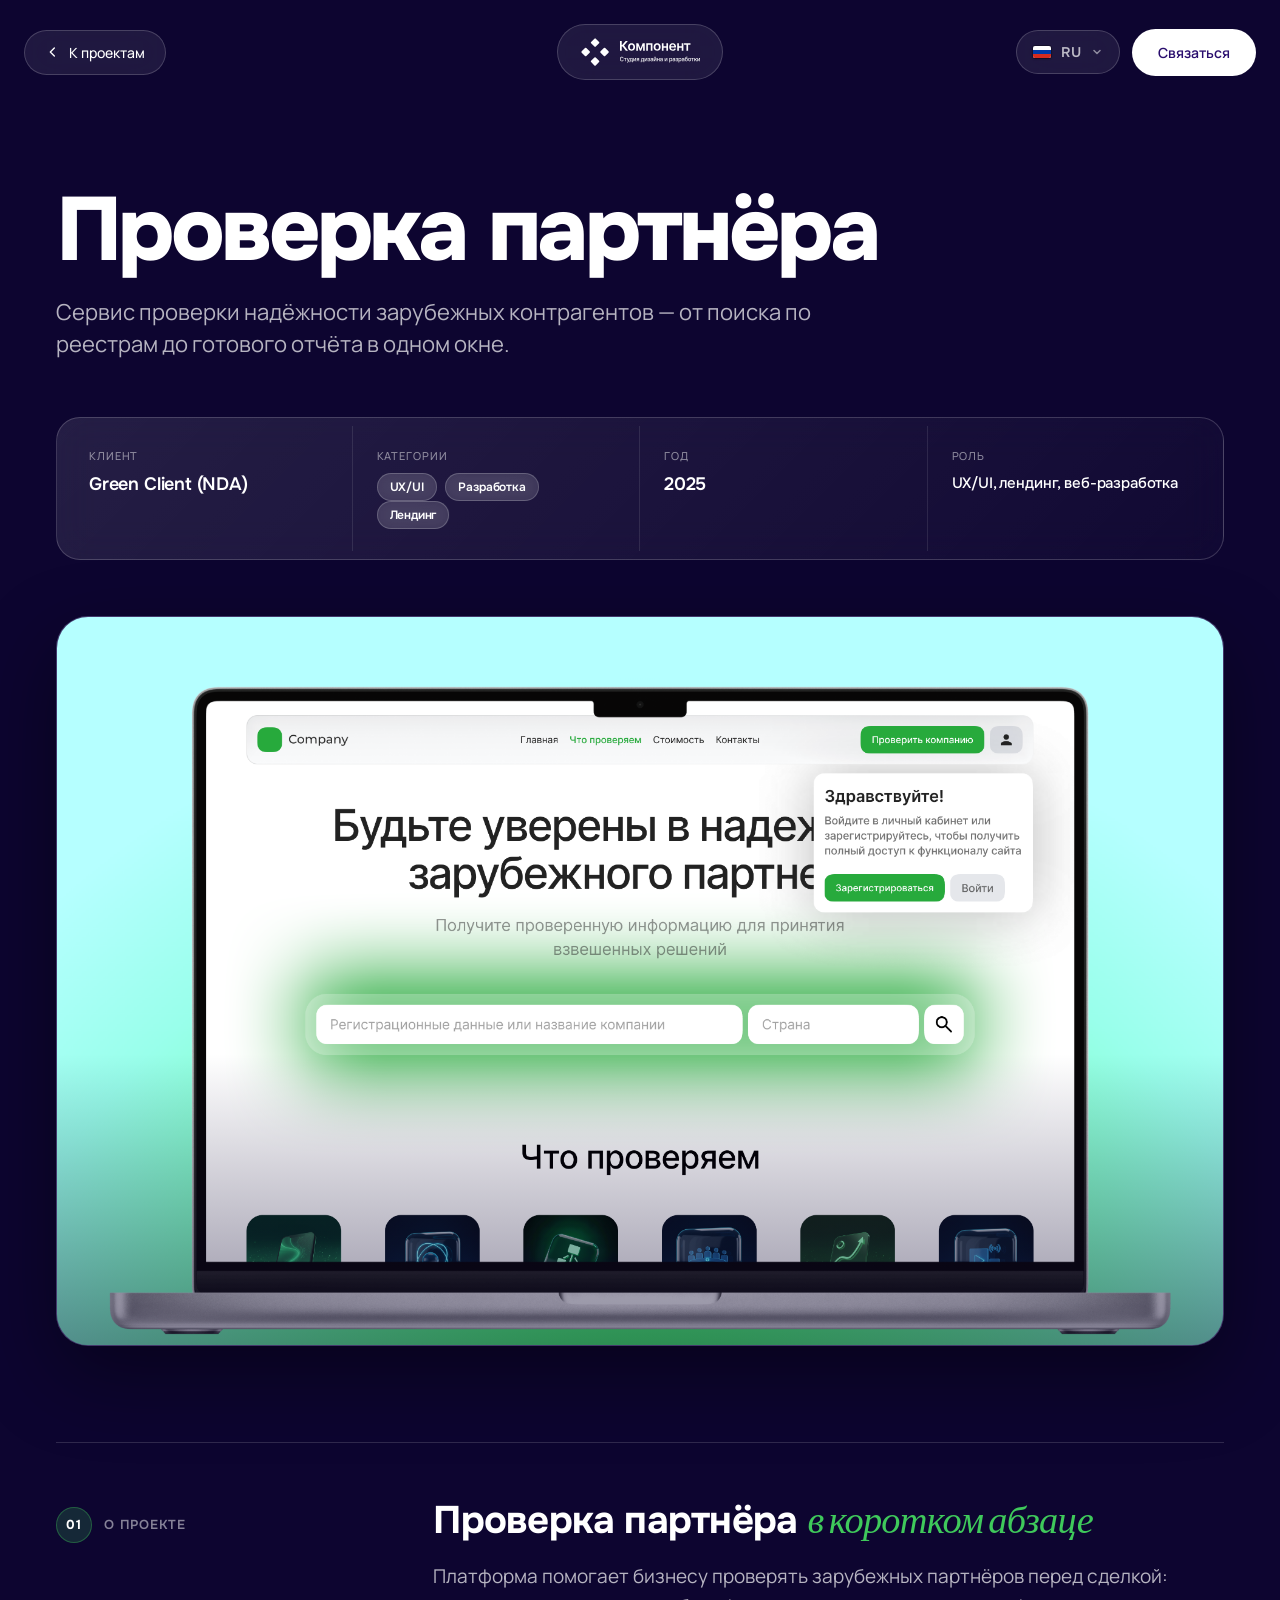
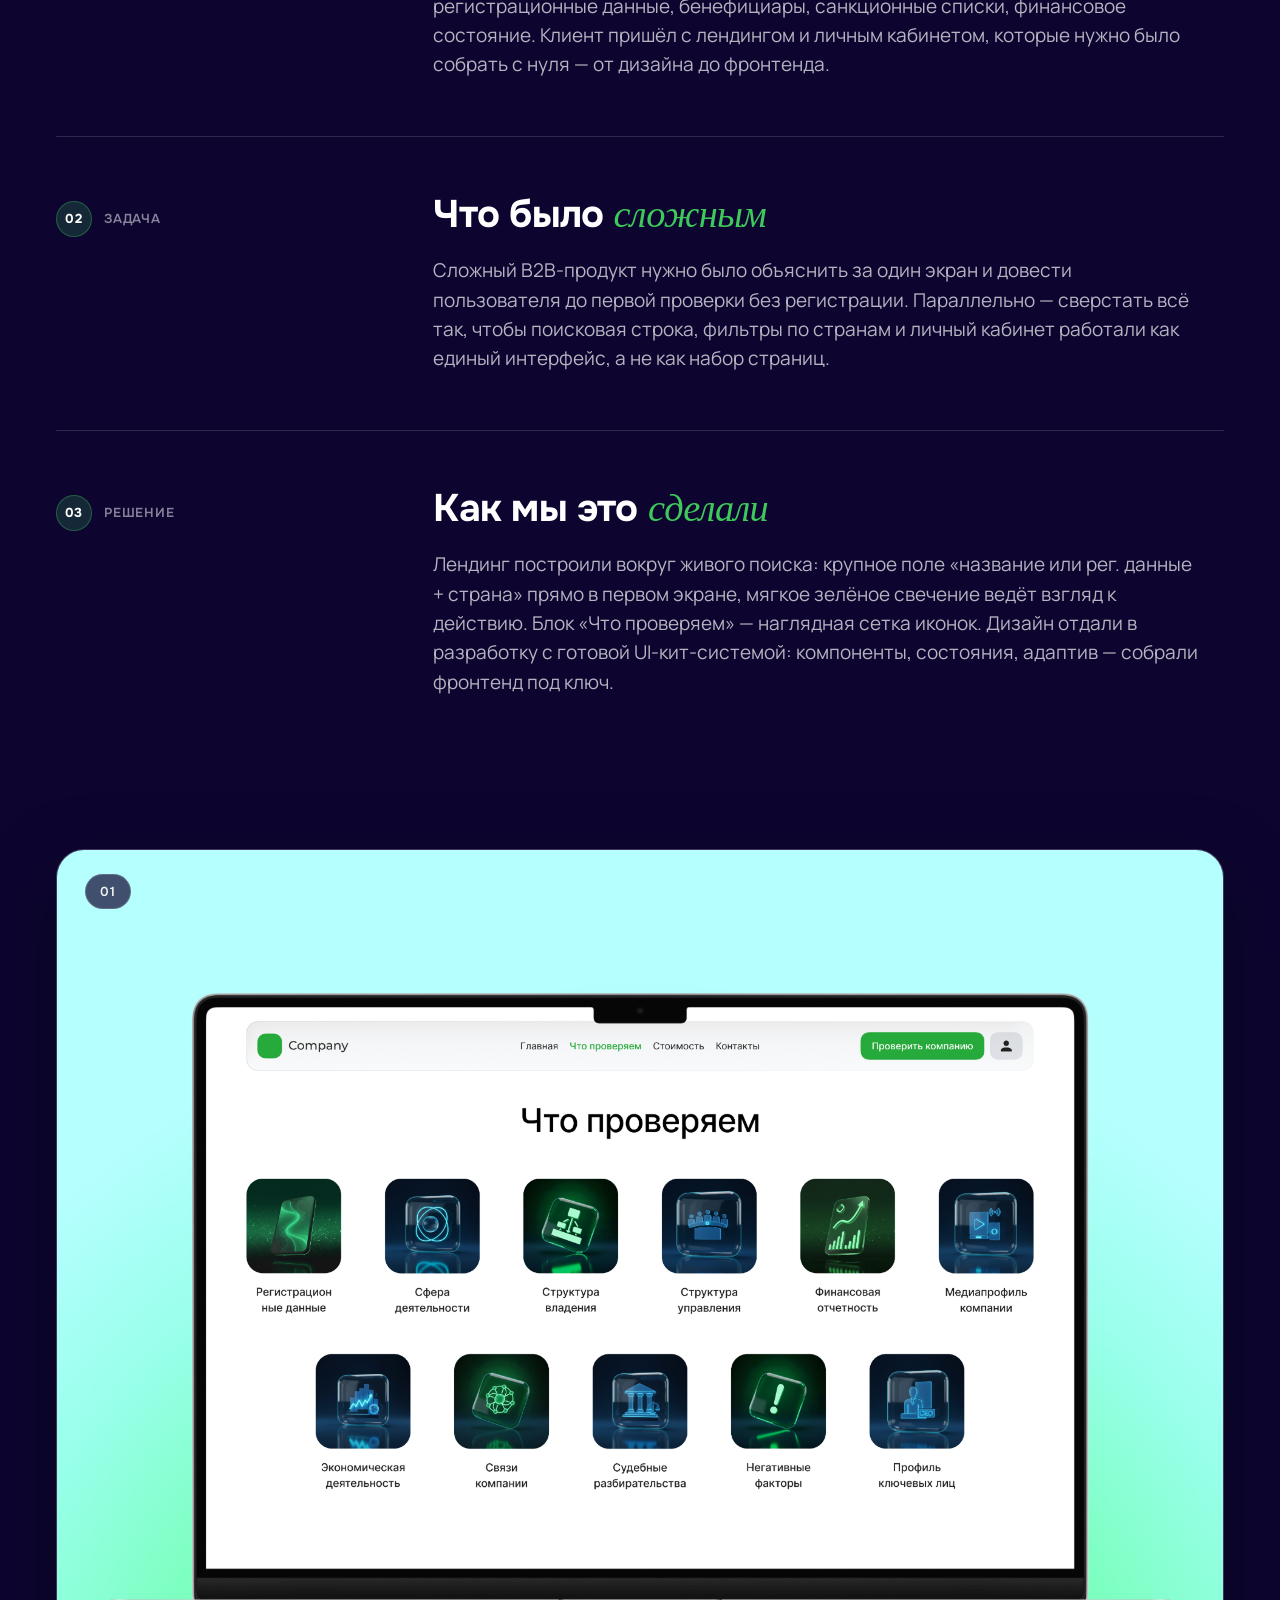
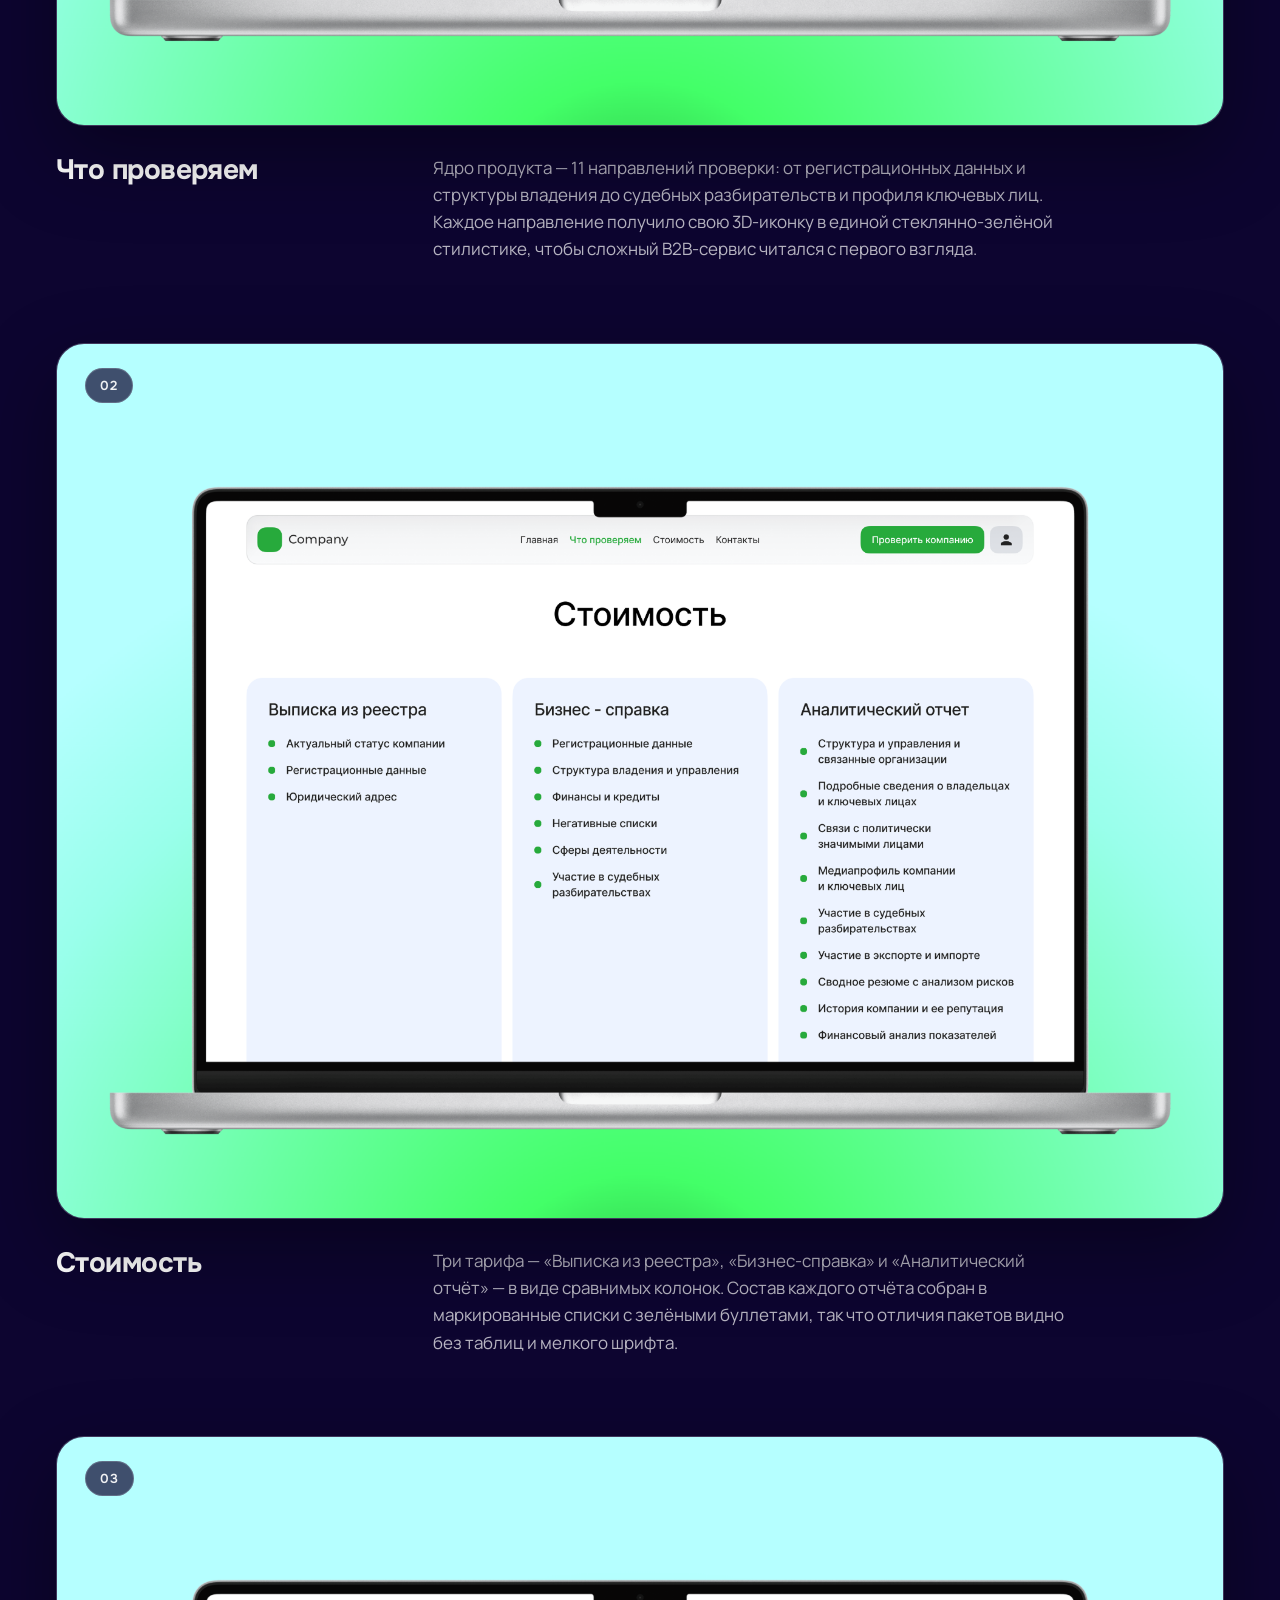
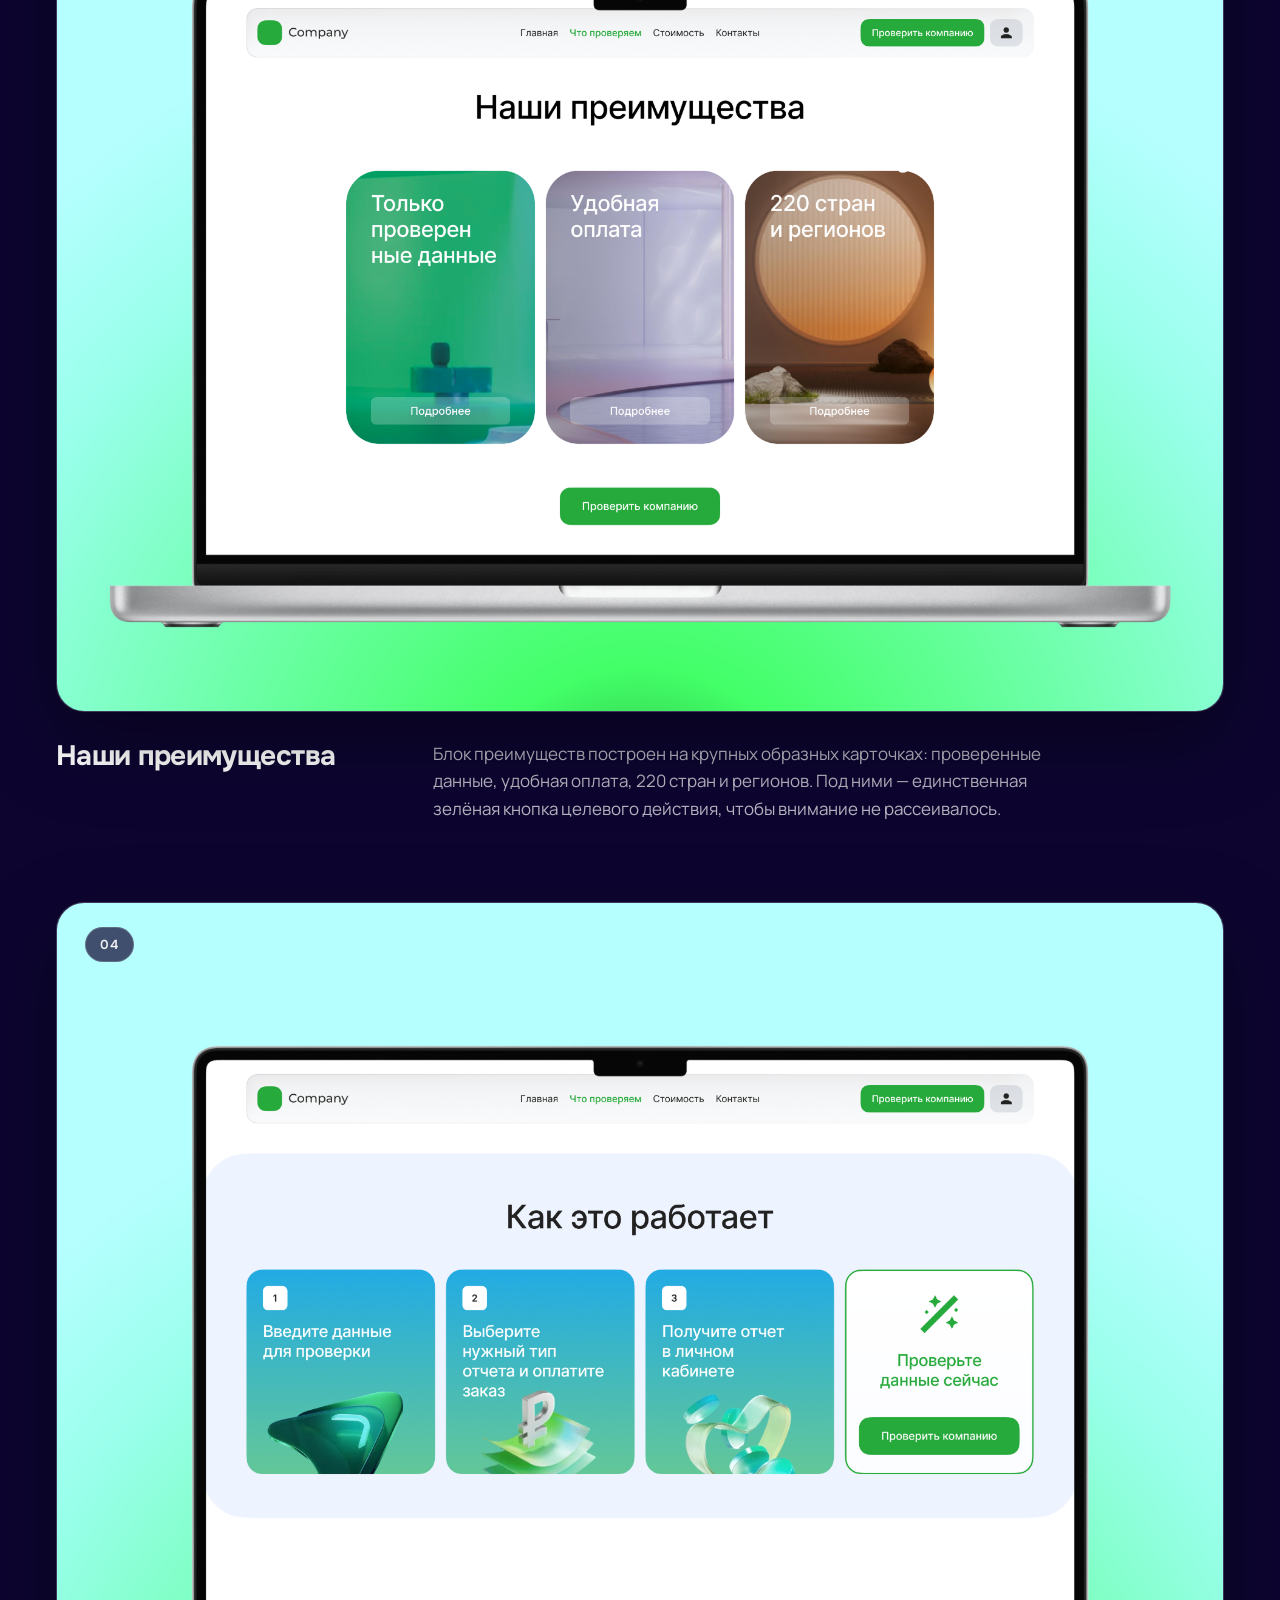
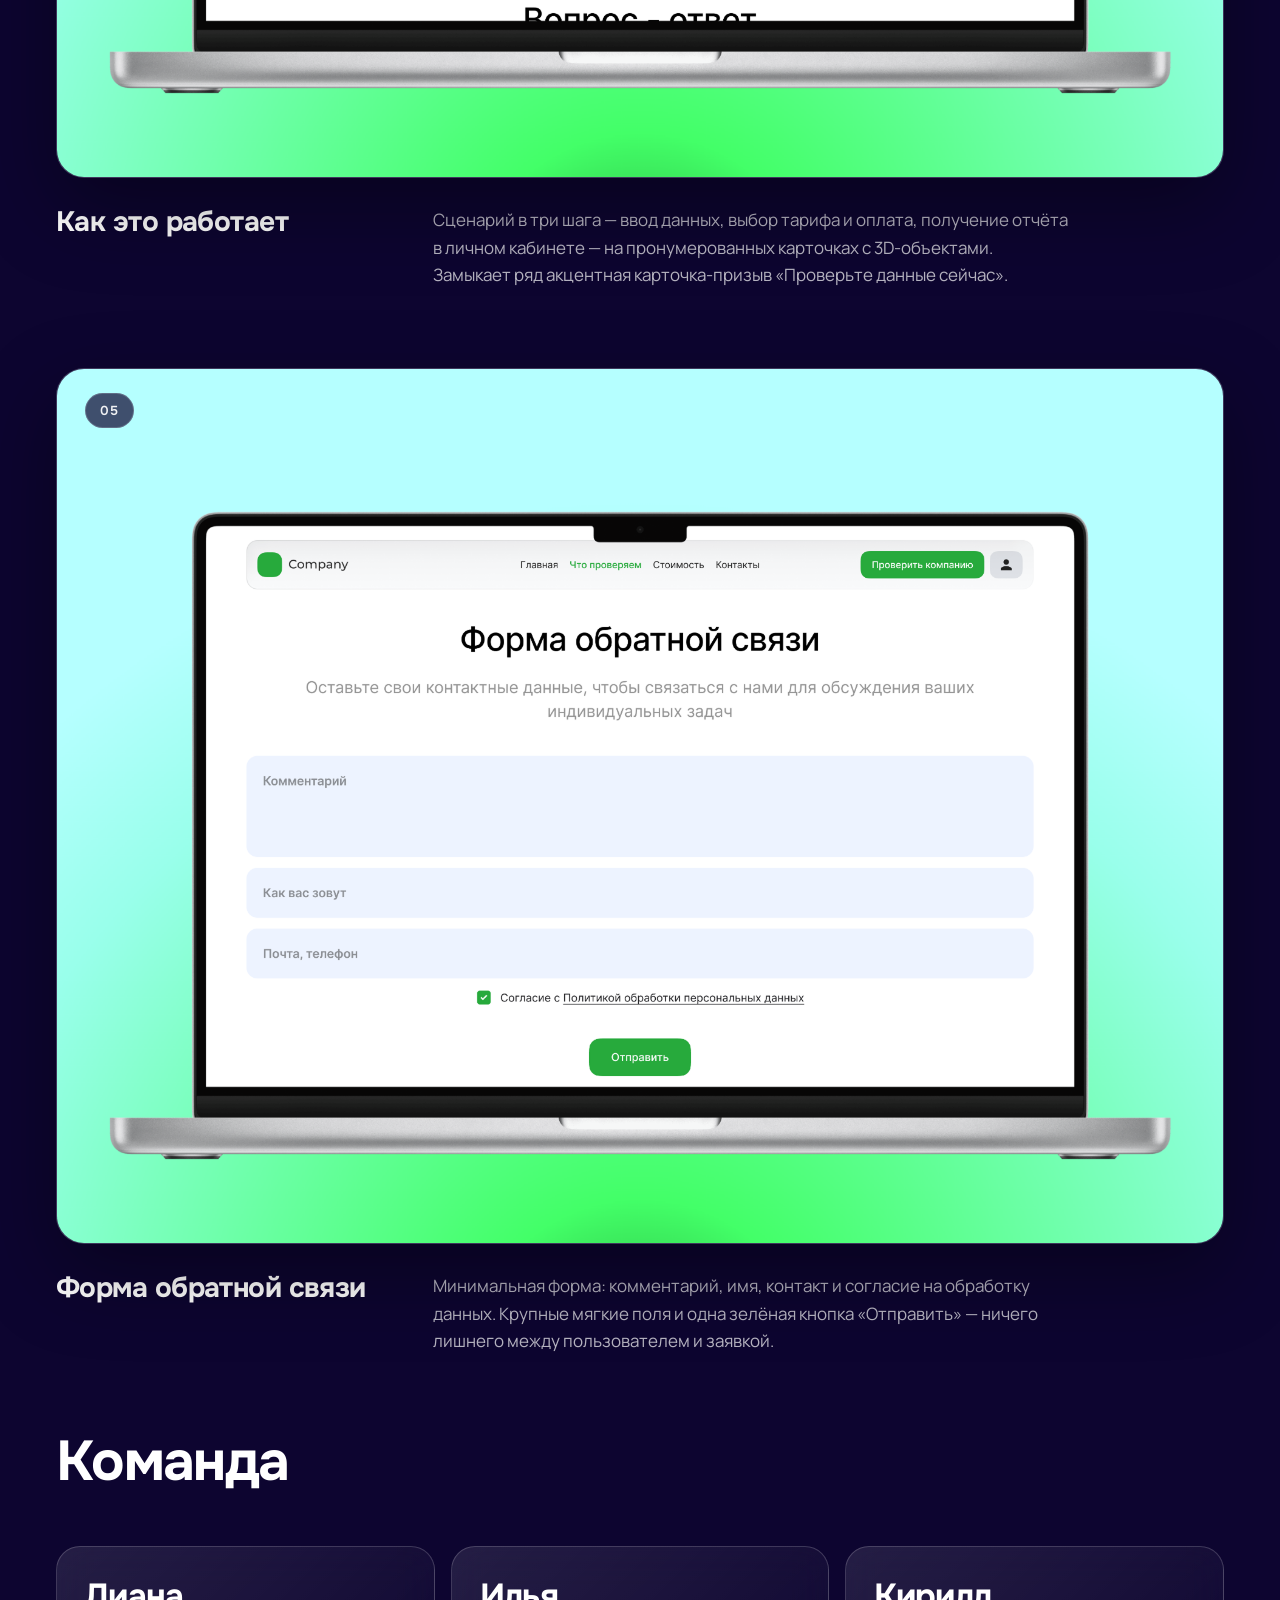
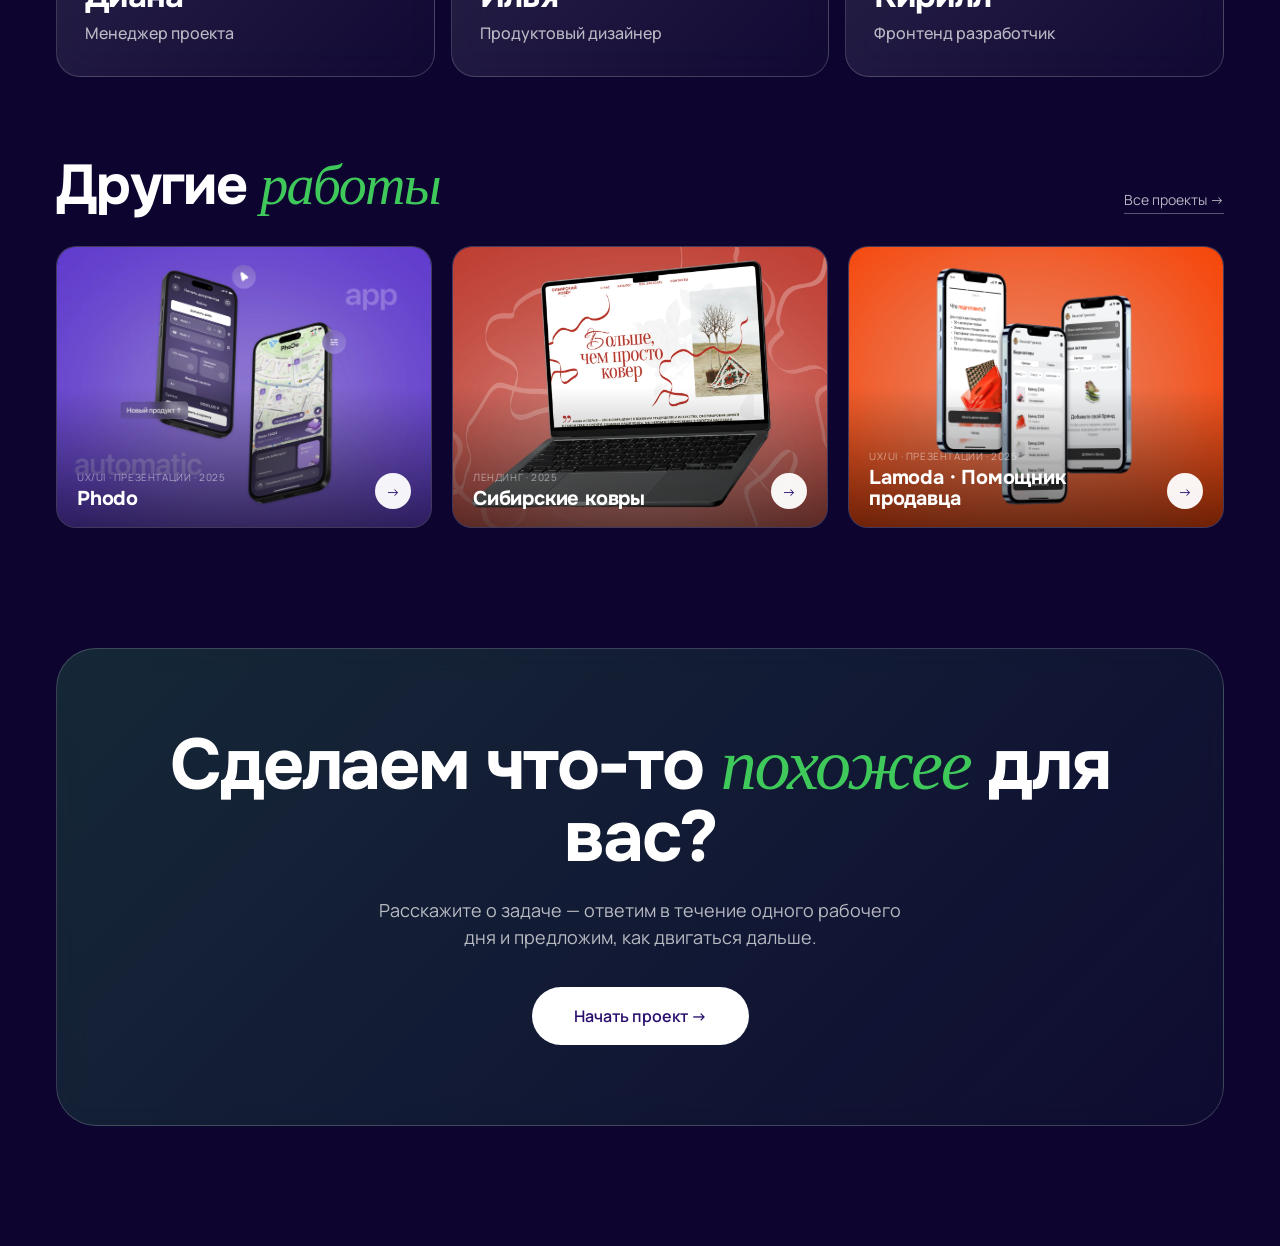
<file: Case.html>
<!doctype html>
<html lang="ru">
<head>
<meta charset="utf-8" />
<meta name="viewport" content="width=device-width, initial-scale=1" />
<title>Кейс — Component®</title>
<meta name="description" id="seo-desc" content="Кейс студии Component® — брендинг, веб-дизайн, интерфейсы и разработка." />
<meta name="author" content="Component Studio" />
<meta name="robots" content="index, follow, max-image-preview:large" />
<meta name="theme-color" content="#1a0d4a" />
<link rel="canonical" id="seo-canonical" href="https://componentstudio.ru/Case.html" />

<link rel="icon" type="image/svg+xml" href="assets/Logo.svg" />
<link rel="apple-touch-icon" href="assets/Logo.svg" />

<meta property="og:type" content="article" />
<meta property="og:site_name" content="Component®" />
<meta property="og:locale" content="ru_RU" />
<meta property="og:url" id="seo-og-url" content="https://componentstudio.ru/Case.html" />
<meta property="og:title" id="seo-og-title" content="Кейс — Component®" />
<meta property="og:description" id="seo-og-desc" content="Кейс студии Component® — брендинг, веб-дизайн, интерфейсы и разработка." />
<meta property="og:image" id="seo-og-image" content="https://componentstudio.ru/assets/og-image.png" />

<meta name="twitter:card" content="summary_large_image" />
<meta name="twitter:title" id="seo-tw-title" content="Кейс — Component®" />
<meta name="twitter:description" id="seo-tw-desc" content="Кейс студии Component®." />
<meta name="twitter:image" id="seo-tw-image" content="https://componentstudio.ru/assets/og-image.png" />

<link rel="stylesheet" href="case.css" />
<link rel="stylesheet" href="case-page.css" />
</head>
<body>

<nav class="cs-nav">
  <a href="Landing.html#works" class="cs-nav-back">
    <svg width="16" height="16" viewBox="0 0 24 24" fill="none" aria-hidden="true"><path d="M14 6l-6 6 6 6" stroke="currentColor" stroke-width="2" stroke-linecap="round" stroke-linejoin="round"/></svg>
    <span class="cs-nav-back-txt">К проектам</span>
  </a>
  <a href="Landing.html" class="cs-nav-logo" aria-label="Component Studio">
    <img src="assets/Logo.svg" alt="Компонент — Студия дизайна" class="cs-nav-logo-img" />
  </a>
  <div class="cs-nav-right">
    <div class="cs-lang" id="cs-lang">
      <button type="button" class="cs-lang-trigger" aria-haspopup="listbox" aria-expanded="false">
        <span class="cs-lang-flag" data-flag></span>
        <span class="cs-lang-label" data-label>RU</span>
        <svg class="cs-lang-caret" viewBox="0 0 12 12" width="12" height="12" aria-hidden="true"><path d="M3 4.5 L6 7.5 L9 4.5" fill="none" stroke="currentColor" stroke-width="1.5" stroke-linecap="round" stroke-linejoin="round"/></svg>
      </button>
      <div class="cs-lang-menu" role="listbox"></div>
    </div>
    <a href="Landing.html#contact" class="cs-nav-cta">Связаться</a>
  </div>
</nav>

<main id="cs-root" class="cs-wrap"></main>

<script src="cases-data.js"></script>
<script>
(function () {
  const params = new URLSearchParams(location.search);
  const id = params.get('id') || (window.CASES[0] && window.CASES[0].id);
  const data = window.CASES.find(c => c.id === id) || window.CASES[0];
  const root = document.getElementById('cs-root');

  if (!data) {
    root.innerHTML = '<h1 style="font-size:48px;font-family:var(--display)">Кейс не найден</h1><p style="color:var(--fg-dim);margin-top:16px"><a href="Landing.html" style="border-bottom:1px solid currentColor">Вернуться к проектам →</a></p>';
    return;
  }

  document.title = `${data.name} — Кейс · Component®`;

  // Per-case SEO meta
  (function () {
    const url = `https://componentstudio.ru/Case.html?id=${data.id}`;
    const desc = (data.lead || data.about || `Кейс студии Component® — ${data.name}.`).replace(/<[^>]*>/g, '').slice(0, 300);
    const title = `${data.name} — Кейс · Component®`;
    const img = data.cover && /^https?:/.test(data.cover)
      ? data.cover
      : 'https://componentstudio.ru/' + (data.cover || 'assets/og-image.png');
    const set = (id, attr, val) => { const el = document.getElementById(id); if (el) el.setAttribute(attr, val); };
    set('seo-desc', 'content', desc);
    set('seo-canonical', 'href', url);
    set('seo-og-url', 'content', url);
    set('seo-og-title', 'content', title);
    set('seo-og-desc', 'content', desc);
    set('seo-og-image', 'content', img);
    set('seo-tw-title', 'content', title);
    set('seo-tw-desc', 'content', desc);
    set('seo-tw-image', 'content', img);
  })();

  // Per-case accent pulled from the cover image — recolors every purple glow,
  // em-italic, number badge, hover and CTA on the page.
  if (data.accent) {
    document.documentElement.style.setProperty('--acc', data.accent);
  }

  const catLabels = data.cats.map(c => window.CAT_LABEL[c] || c);
  const otherCases = window.CASES.filter(c => c.id !== data.id).slice(0, 3);
  // pick 3 others, looping after current
  const idx = window.CASES.findIndex(c => c.id === data.id);
  const ordered = [...window.CASES.slice(idx + 1), ...window.CASES.slice(0, idx)].slice(0, 3);

  root.innerHTML = `
    <h1 class="cs-title">${data.name}</h1>

    <p class="cs-lead">${data.lead}</p>

    <div class="cs-meta">
      <div class="cs-meta-item">
        <span class="cs-meta-lbl">Клиент</span>
        <span class="cs-meta-val">${data.client}</span>
      </div>
      <div class="cs-meta-item">
        <span class="cs-meta-lbl">Категории</span>
        <span class="cs-meta-val">${catLabels.map(l => `<span class="pill">${l}</span>`).join(' ')}</span>
      </div>
      <div class="cs-meta-item">
        <span class="cs-meta-lbl">Год</span>
        <span class="cs-meta-val">${data.year}</span>
      </div>
      <div class="cs-meta-item">
        <span class="cs-meta-lbl">Роль</span>
        <span class="cs-meta-val" style="font-size:15px;line-height:1.4;font-weight:500">${data.role}</span>
      </div>
    </div>

    <div class="cs-img-cover">
      <img src="${data.cover}" alt="${data.name}" />
    </div>

    <section class="cs-story cs-reveal">
      <div class="cs-story-lbl"><span class="num">01</span>О проекте</div>
      <div>
        <h2 class="cs-story-h">${data.name} <em>в коротком абзаце</em></h2>
        <p class="cs-story-p">${data.about}</p>
      </div>
    </section>

    <section class="cs-story cs-reveal">
      <div class="cs-story-lbl"><span class="num">02</span>Задача</div>
      <div>
        <h2 class="cs-story-h">Что было <em>сложным</em></h2>
        <p class="cs-story-p">${data.challenge}</p>
      </div>
    </section>

    <section class="cs-story cs-reveal">
      <div class="cs-story-lbl"><span class="num">03</span>Решение</div>
      <div>
        <h2 class="cs-story-h">Как мы это <em>сделали</em></h2>
        <p class="cs-story-p">${data.solution}</p>
      </div>
    </section>

    ${data.gallery && data.gallery.length ? `
      <section class="cs-gallery">
        ${data.gallery.map((g, i) => `
          <figure class="cs-gallery-item cs-reveal">
            <div class="cs-gallery-img">
              <span class="cs-gallery-num">${String(i + 1).padStart(2, '0')}</span>
              <img src="${g.img}" alt="${g.title}" loading="lazy" />
            </div>
            <figcaption class="cs-gallery-cap">
              <h3>${g.title}</h3>
              <p>${g.text}</p>
            </figcaption>
          </figure>
        `).join('')}
      </section>
    ` : ''}

    <section class="cs-team-sec cs-reveal" style="margin-top:80px">
      <h2 class="cs-team-sec-title">Команда</h2>
      <div class="cs-stats-row">
        <div class="cs-stat">
          <div class="v">Диана</div>
          <div class="l">Менеджер проекта</div>
        </div>
        <div class="cs-stat">
          <div class="v">Илья</div>
          <div class="l">Продуктовый дизайнер</div>
        </div>
        <div class="cs-stat">
          <div class="v">Кирилл</div>
          <div class="l">Фронтенд разработчик</div>
        </div>
      </div>
    </section>

    <section class="cs-reveal" style="margin-top:80px">
      <div class="cs-others-head">
        <h2>Другие <em>работы</em></h2>
        <a href="Landing.html#works">Все проекты →</a>
      </div>
      <div class="cs-others-grid">
        ${ordered.map(c => `
          <a class="cs-other-card" href="Case.html?id=${c.id}">
            <img src="${c.cover}" alt="${c.name}" />
            <div class="label">
              <div>
                <div class="tag">${c.cats.map(cc => window.CAT_LABEL[cc]).join(' · ')} · ${c.year}</div>
                <div class="name">${c.name}</div>
              </div>
              <div class="arrow">→</div>
            </div>
          </a>
        `).join('')}
      </div>
    </section>

    <div class="cs-bigcta cs-reveal">
      <h3>Сделаем что-то <em>похожее</em> для вас?</h3>
      <p>Расскажите о задаче — ответим в течение одного рабочего дня и предложим, как двигаться дальше.</p>
      <a href="Landing.html#contact">Начать проект →</a>
    </div>
  `;

  // Reveal on scroll
  const io = new IntersectionObserver((entries) => {
    entries.forEach(e => {
      if (e.isIntersecting) {
        e.target.classList.add('in');
        io.unobserve(e.target);
      }
    });
  }, { threshold: 0.12 });
  root.querySelectorAll('.cs-reveal').forEach(el => io.observe(el));

  // Scroll to top on case change
  window.scrollTo({ top: 0, behavior: 'instant' });
})();
</script>

<script>
/* Header language switcher — mirrors the main site (persists to kmp-lang) */
(function () {
  const LANGS = [
    { id: 'ru', label: 'RU', flag: '<svg viewBox="0 0 18 12" width="18" height="12"><rect width="18" height="12" fill="#fff"/><rect y="4" width="18" height="4" fill="#0039A6"/><rect y="8" width="18" height="4" fill="#D52B1E"/></svg>' },
    { id: 'en', label: 'EN', flag: '<svg viewBox="0 0 18 12" width="18" height="12"><rect width="18" height="12" fill="#012169"/><path d="M0,0 L18,12 M18,0 L0,12" stroke="#fff" stroke-width="2.4"/><path d="M9,0 V12 M0,6 H18" stroke="#fff" stroke-width="3.4"/><path d="M9,0 V12 M0,6 H18" stroke="#C8102E" stroke-width="2"/></svg>' },
    { id: 'es', label: 'ES', flag: '<svg viewBox="0 0 18 12" width="18" height="12"><rect width="18" height="12" fill="#AA151B"/><rect y="3" width="18" height="6" fill="#F1BF00"/></svg>' },
  ];
  const CHROME = {
    ru: { back: 'К проектам', cta: 'Связаться' },
    en: { back: 'To projects', cta: 'Get in touch' },
    es: { back: 'A proyectos', cta: 'Contactar' },
  };

  function getLang() {
    try { const s = localStorage.getItem('kmp-lang'); if (s && CHROME[s]) return s; } catch (e) {}
    return 'ru';
  }

  const wrap = document.getElementById('cs-lang');
  const trigger = wrap.querySelector('.cs-lang-trigger');
  const menu = wrap.querySelector('.cs-lang-menu');
  const flagEl = wrap.querySelector('[data-flag]');
  const labelEl = wrap.querySelector('[data-label]');
  const backTxt = document.querySelector('.cs-nav-back-txt');
  const cta = document.querySelector('.cs-nav-cta');

  let lang = getLang();

  function applyChrome() {
    const c = CHROME[lang] || CHROME.ru;
    if (backTxt) backTxt.textContent = c.back;
    if (cta) cta.textContent = c.cta;
    document.documentElement.lang = lang;
    const cur = LANGS.find(l => l.id === lang) || LANGS[0];
    flagEl.innerHTML = cur.flag;
    labelEl.textContent = cur.label;
  }

  function renderMenu() {
    menu.innerHTML = LANGS.map(l => `
      <button type="button" role="option" data-lang="${l.id}" class="cs-lang-option ${l.id === lang ? 'is-active' : ''}" aria-selected="${l.id === lang}">
        <span class="cs-lang-flag">${l.flag}</span>
        <span class="cs-lang-label">${l.label}</span>
        ${l.id === lang ? '<svg class="cs-lang-check" viewBox="0 0 14 14" width="14" height="14"><path d="M3 7.5 L6 10.5 L11 4.5" fill="none" stroke="currentColor" stroke-width="1.8" stroke-linecap="round" stroke-linejoin="round"/></svg>' : ''}
      </button>
    `).join('');
  }

  function setOpen(open) {
    wrap.classList.toggle('is-open', open);
    trigger.setAttribute('aria-expanded', open ? 'true' : 'false');
  }

  trigger.addEventListener('click', (e) => {
    e.stopPropagation();
    setOpen(!wrap.classList.contains('is-open'));
  });
  menu.addEventListener('click', (e) => {
    const btn = e.target.closest('[data-lang]');
    if (!btn) return;
    lang = btn.dataset.lang;
    try { localStorage.setItem('kmp-lang', lang); } catch (err) {}
    applyChrome();
    renderMenu();
    setOpen(false);
  });
  document.addEventListener('mousedown', (e) => { if (!wrap.contains(e.target)) setOpen(false); });
  document.addEventListener('keydown', (e) => { if (e.key === 'Escape') setOpen(false); });

  applyChrome();
  renderMenu();
})();
</script>
</body>
</html>
</file>
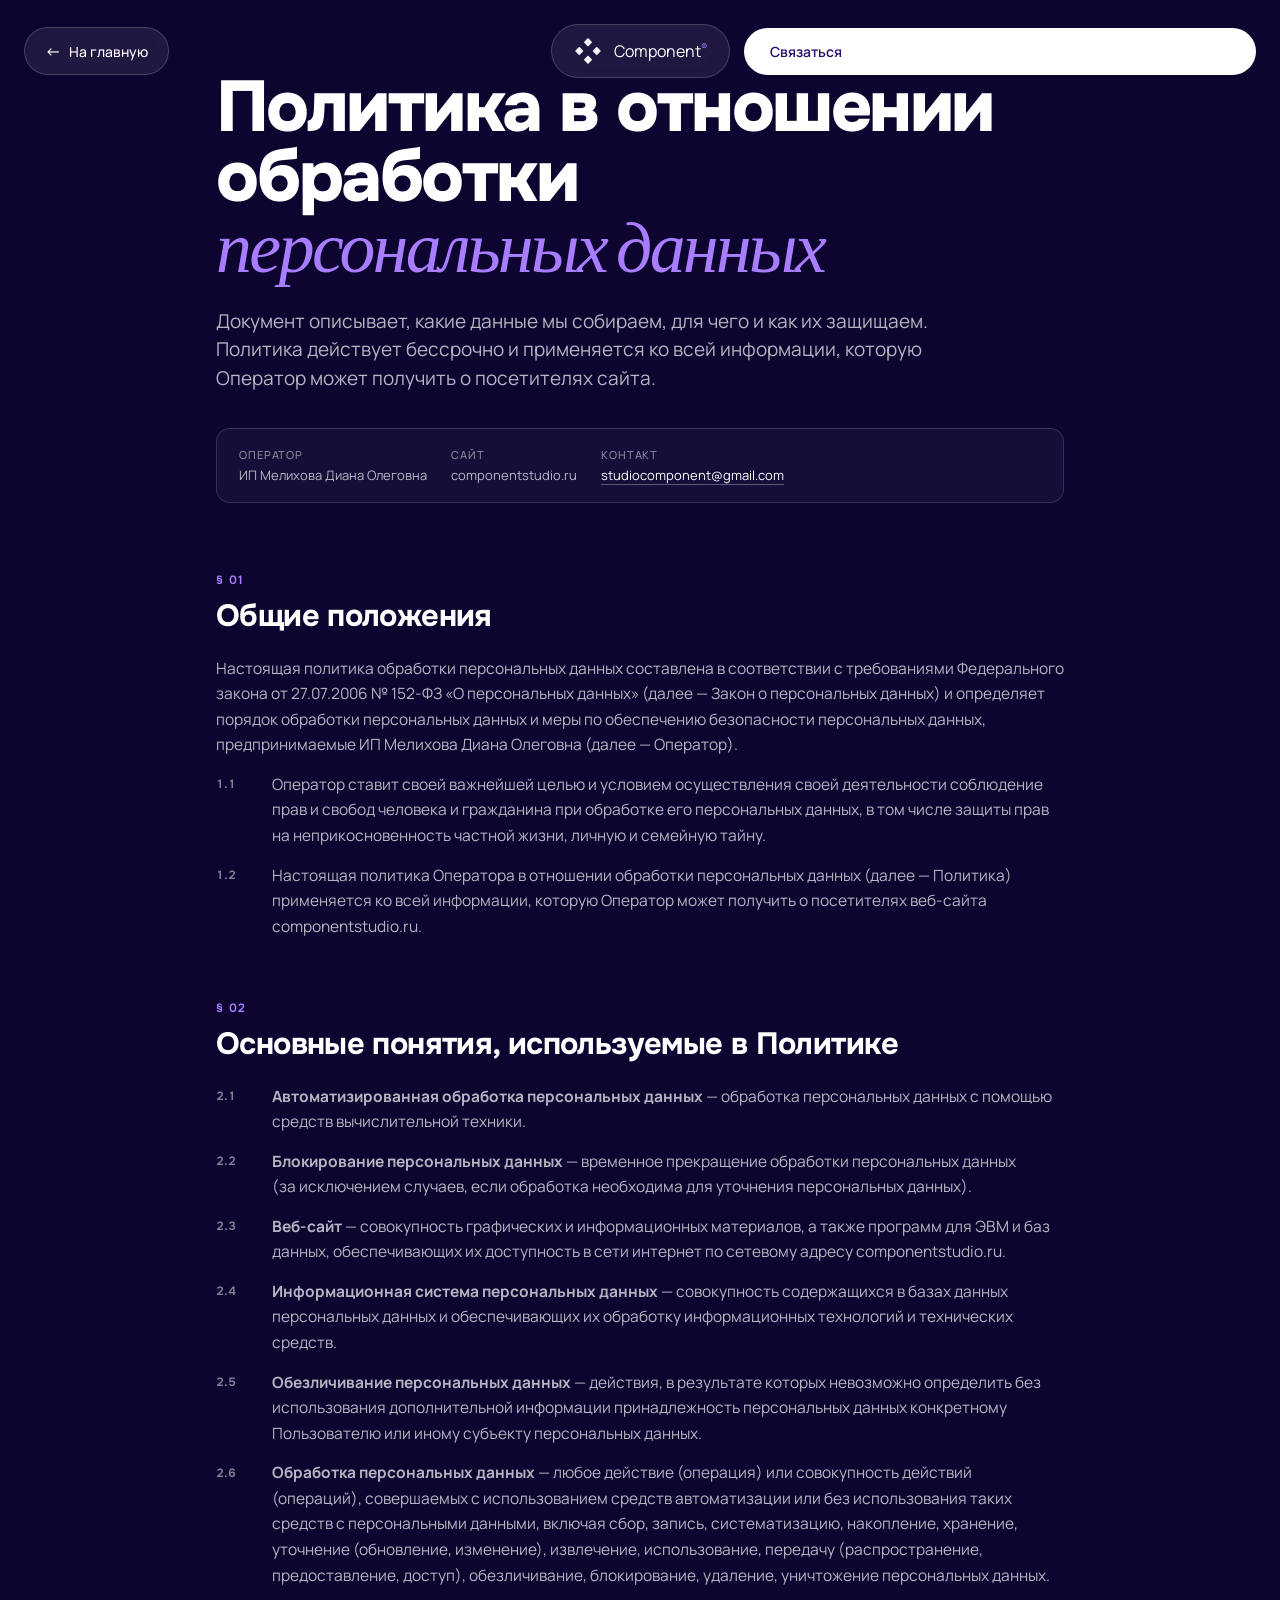
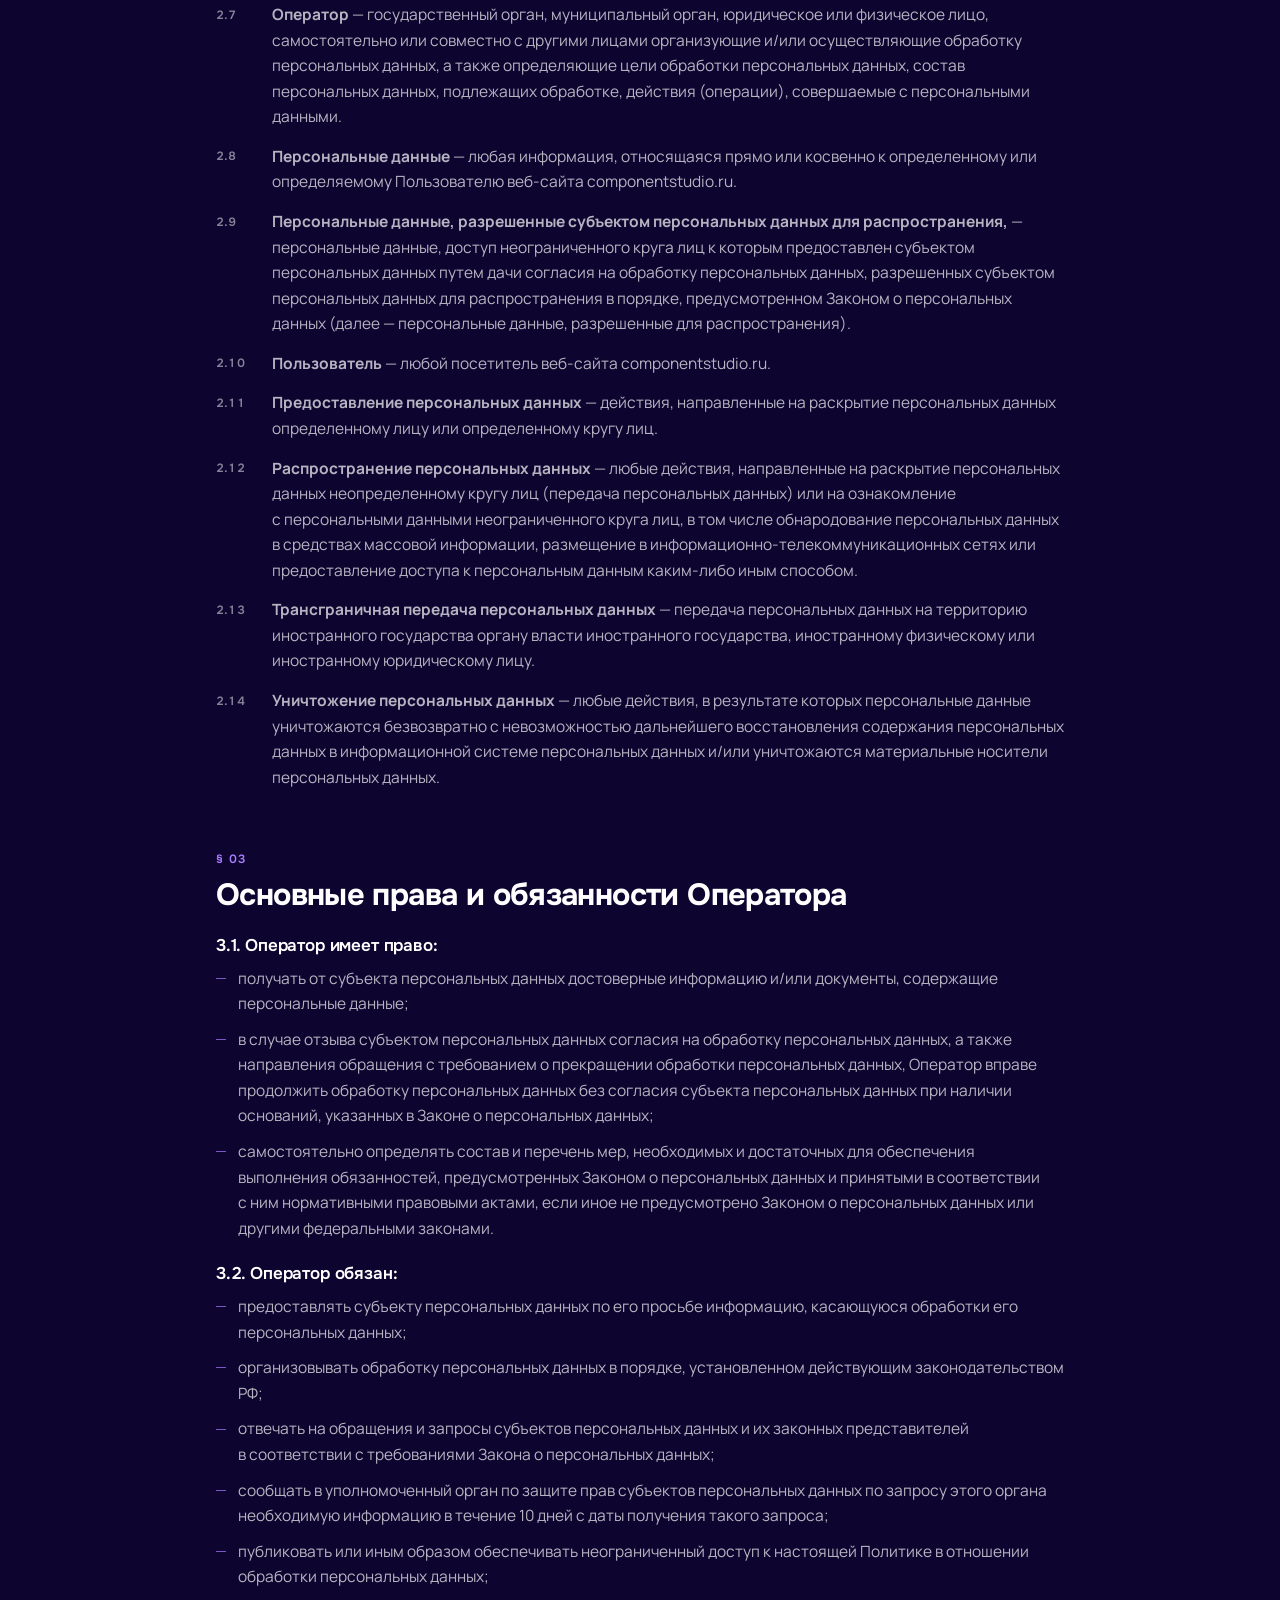
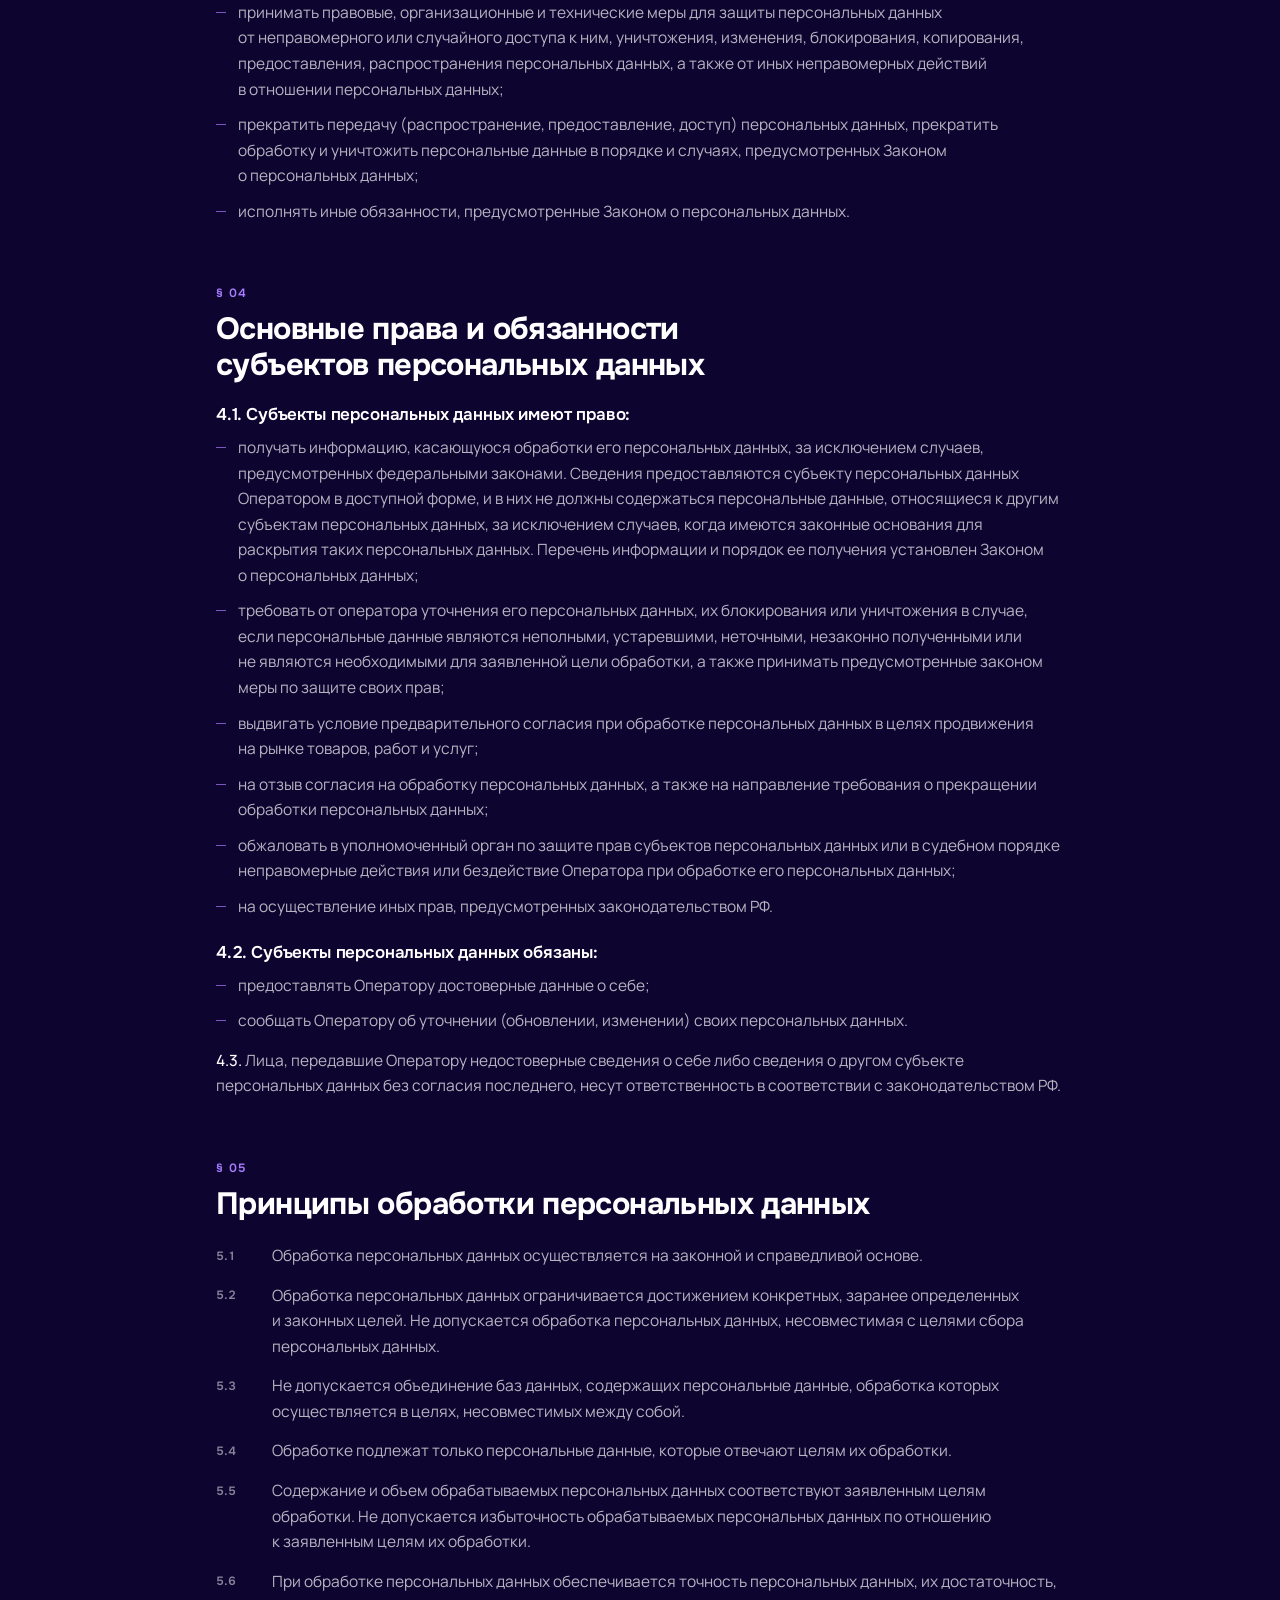
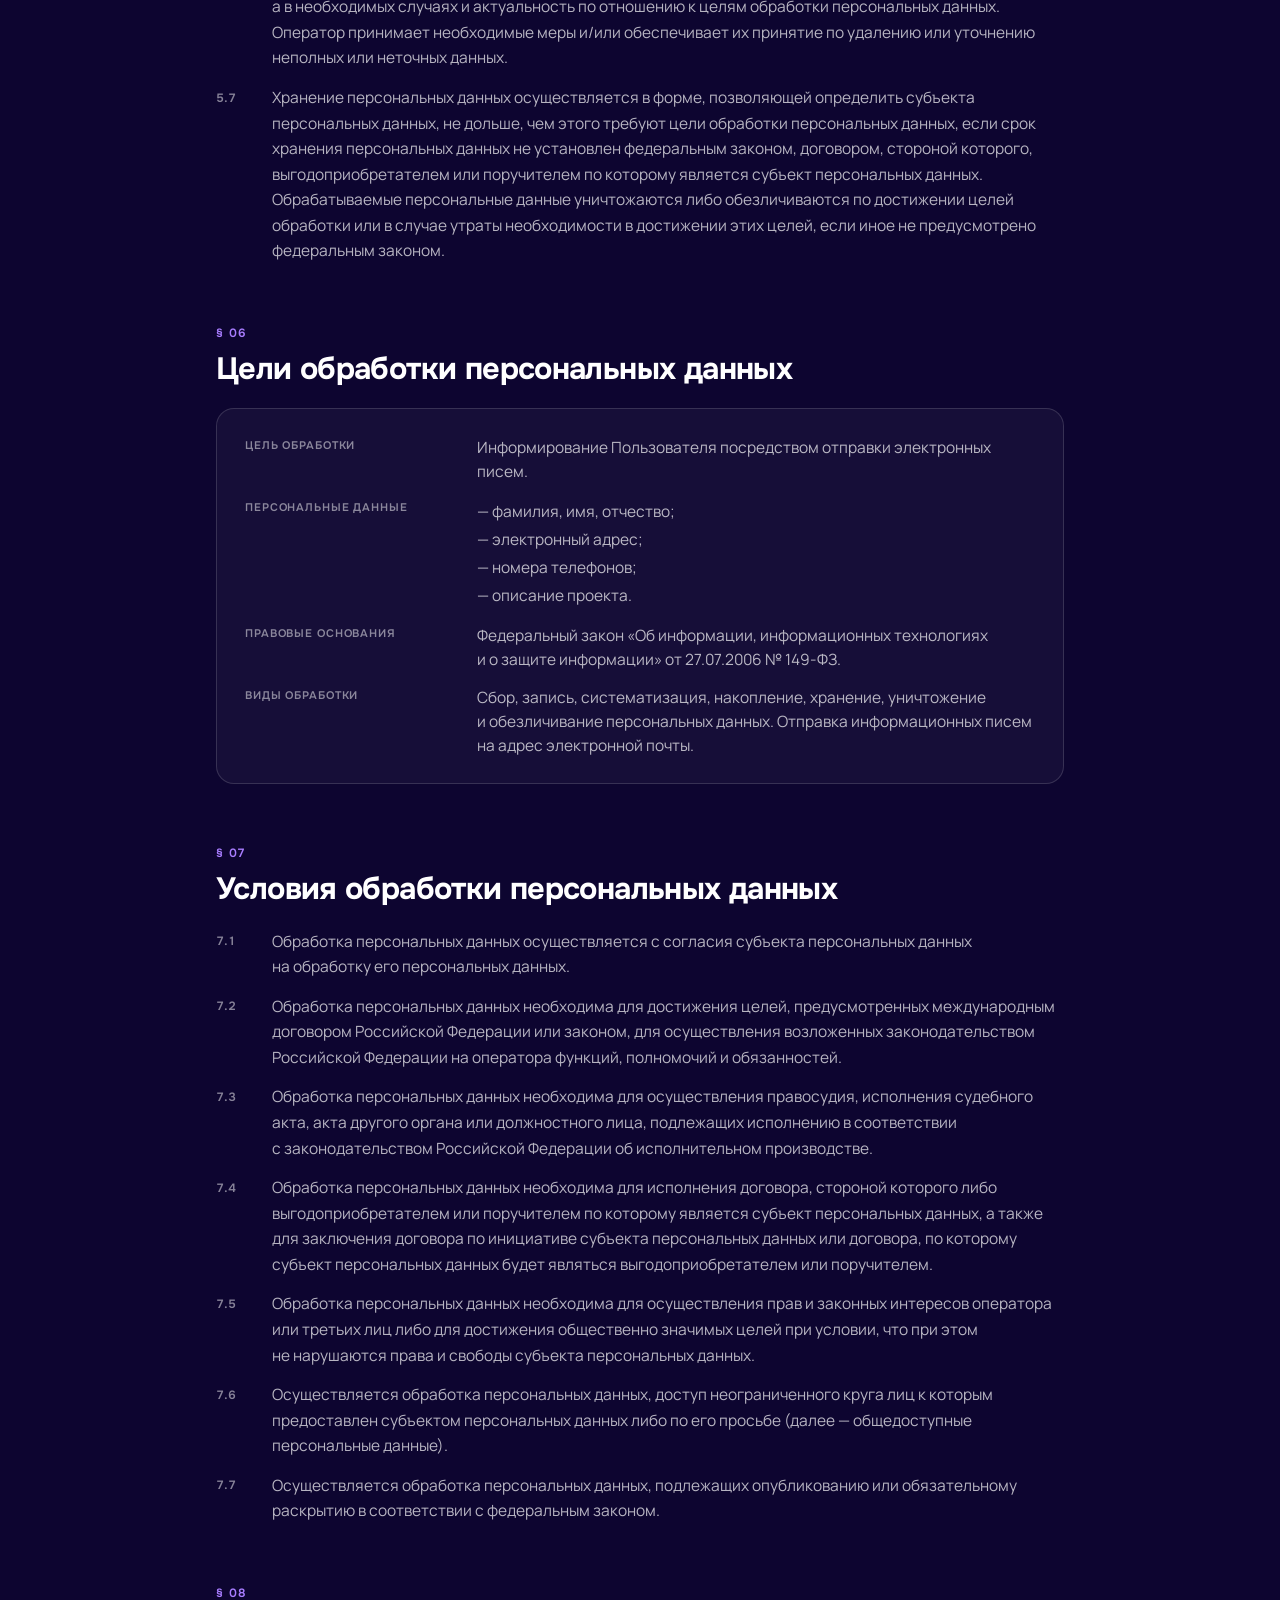
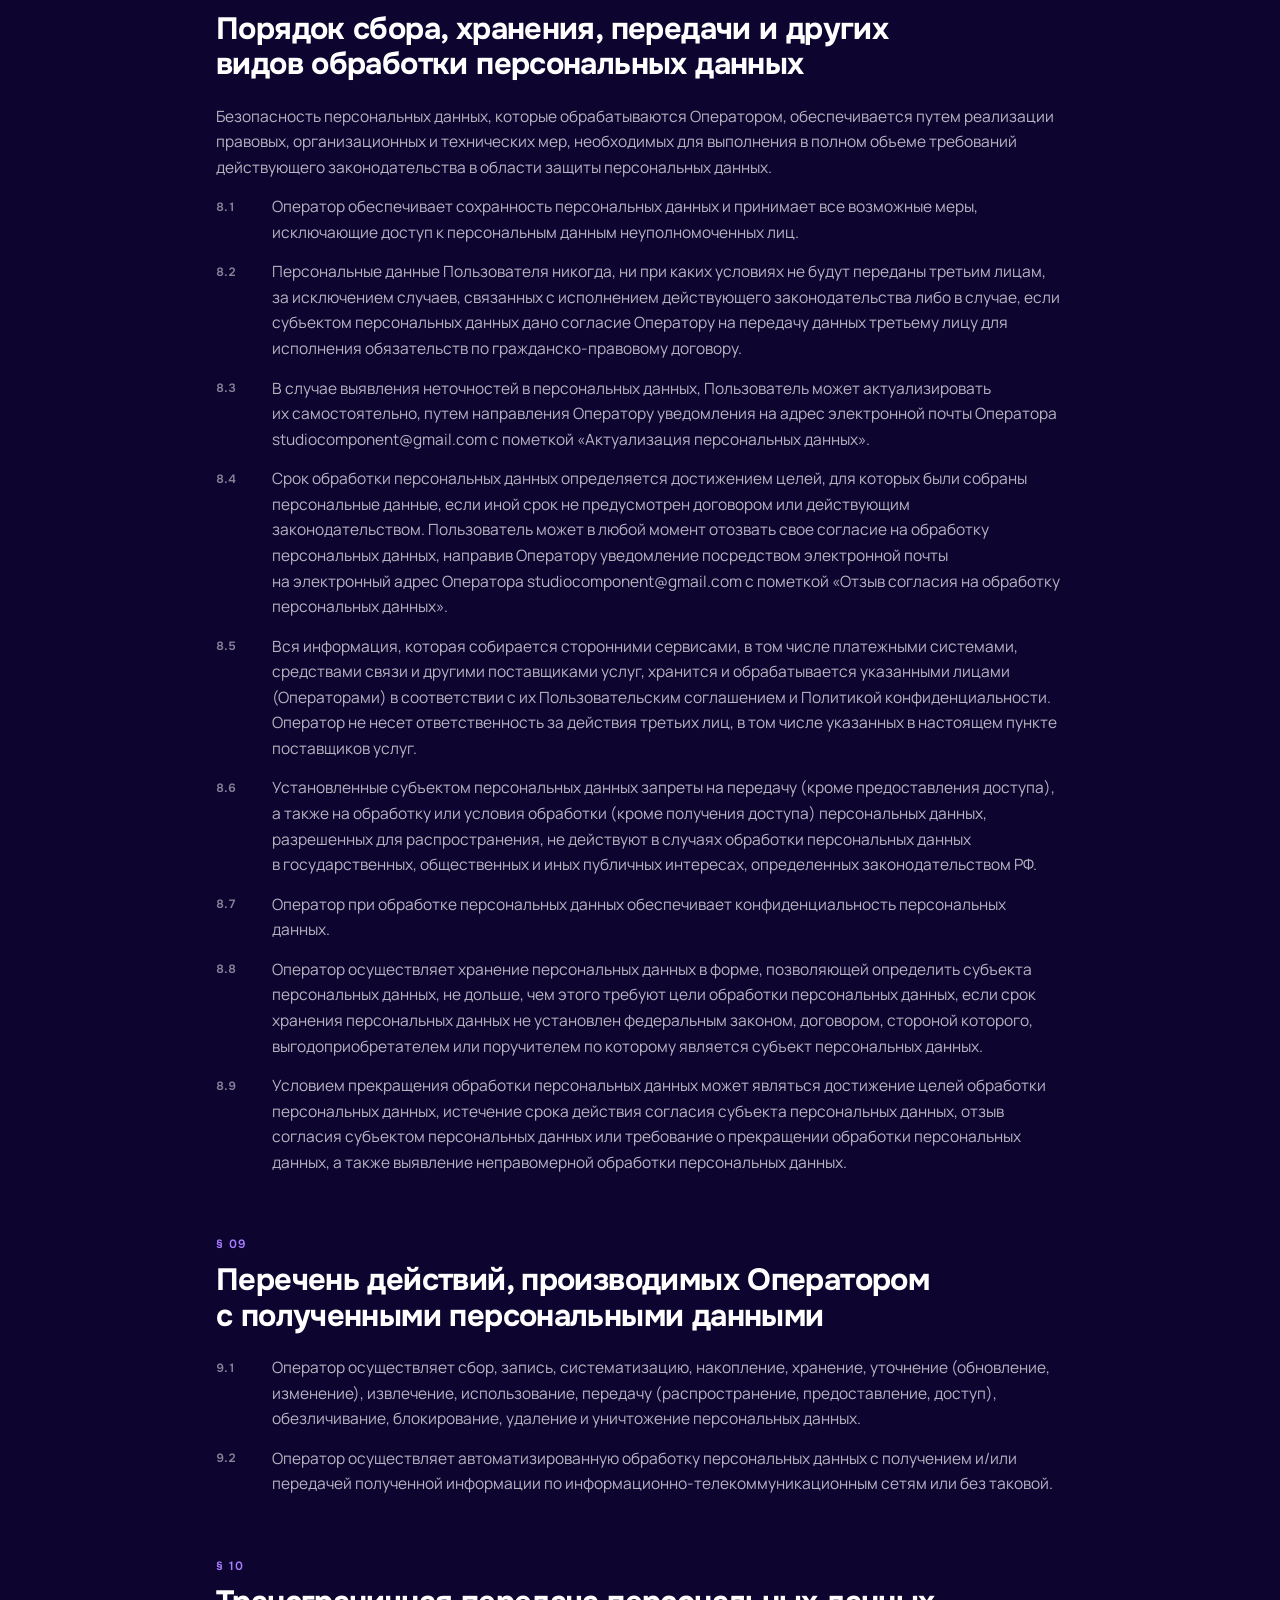
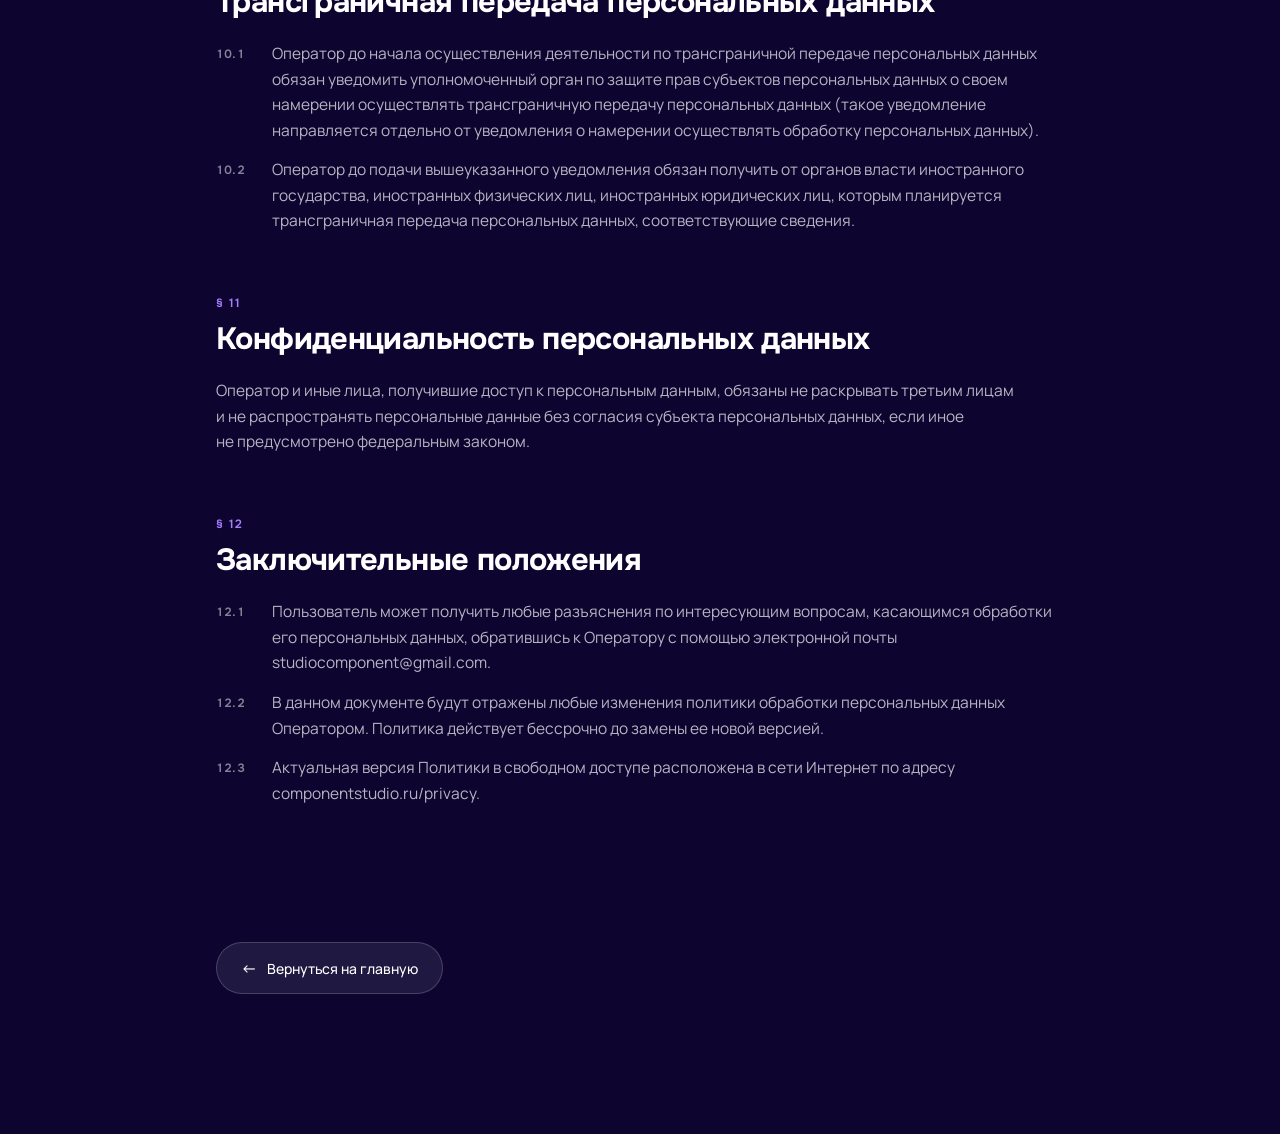
<file: Privacy.html>
<!doctype html>
<html lang="ru">
<head>
<meta charset="utf-8" />
<meta name="viewport" content="width=device-width, initial-scale=1" />
<title>Политика конфиденциальности — Component®</title>
<meta name="description" content="Политика конфиденциальности студии Component®: какие данные мы собираем, как используем и храним." />
<meta name="robots" content="index, follow" />
<meta name="theme-color" content="#1a0d4a" />
<link rel="canonical" href="https://componentstudio.ru/Privacy.html" />
<link rel="icon" type="image/svg+xml" href="assets/Logo.svg" />
<link rel="apple-touch-icon" href="assets/Logo.svg" />
<link rel="stylesheet" href="case.css" />
<style>
  /* ───── Privacy page ───── */
  .pv-wrap {
    max-width: 920px;
    margin: 0 auto;
    padding: 72px 36px 140px;
    position: relative;
    z-index: 1;
  }
  .pv-eyebrow {
    display: inline-flex; align-items: center; gap: 8px;
    padding: 6px 14px;
    background: rgba(255,255,255,0.08);
    border: 1px solid rgba(255,255,255,0.16);
    border-radius: 999px;
    backdrop-filter: blur(14px);
    font-size: 12px; letter-spacing: 0.04em;
    text-transform: uppercase; color: var(--fg-dim); font-weight: 500;
    margin-bottom: 28px;
  }
  .pv-eyebrow .dot {
    width: 6px; height: 6px; border-radius: 50%;
    background: var(--bg-glow);
    box-shadow: 0 0 12px var(--bg-glow);
  }
  .pv-title {
    font-family: var(--display);
    font-weight: 800;
    font-size: clamp(40px, 5.6vw, 72px);
    letter-spacing: -0.035em;
    line-height: 0.98;
    margin-bottom: 24px;
    text-wrap: balance;
  }
  .pv-title em {
    font-family: var(--serif);
    font-style: italic;
    font-weight: 400;
    color: var(--bg-glow);
  }
  .pv-lead {
    font-size: 19px;
    line-height: 1.5;
    color: var(--fg-dim);
    max-width: 60ch;
    margin-bottom: 16px;
  }
  .pv-meta {
    display: flex; flex-wrap: wrap; gap: 24px;
    padding: 18px 22px;
    background: rgba(255,255,255,0.04);
    border: 1px solid var(--line);
    border-radius: 14px;
    margin: 36px 0 64px;
    font-size: 13px;
    color: var(--fg-dim);
  }
  .pv-meta strong {
    display: block;
    font-size: 11px;
    letter-spacing: 0.08em;
    text-transform: uppercase;
    color: var(--fg-mute);
    font-weight: 500;
    margin-bottom: 4px;
  }
  .pv-meta a {
    color: var(--fg);
    text-decoration: none;
    border-bottom: 1px solid rgba(255,255,255,0.3);
    transition: border-color 0.2s;
  }
  .pv-meta a:hover { border-bottom-color: var(--bg-glow); }

  .pv-section {
    margin-bottom: 56px;
    scroll-margin-top: 100px;
  }
  .pv-section-num {
    display: inline-block;
    font-family: var(--display);
    font-size: 12px;
    letter-spacing: 0.12em;
    color: var(--bg-glow);
    font-weight: 600;
    margin-bottom: 10px;
  }
  .pv-h2 {
    font-family: var(--display);
    font-weight: 700;
    font-size: clamp(24px, 2.4vw, 32px);
    letter-spacing: -0.02em;
    line-height: 1.15;
    margin-bottom: 22px;
    color: var(--fg);
    text-wrap: balance;
  }
  .pv-h3 {
    font-family: var(--display);
    font-weight: 600;
    font-size: 17px;
    letter-spacing: -0.01em;
    margin: 22px 0 10px;
    color: var(--fg);
  }
  .pv-p {
    font-size: 15.5px;
    line-height: 1.65;
    color: var(--fg-dim);
    margin-bottom: 14px;
  }
  .pv-p:last-child { margin-bottom: 0; }
  .pv-p strong { color: var(--fg); font-weight: 500; }
  .pv-p a {
    color: var(--fg);
    text-decoration: none;
    border-bottom: 1px solid rgba(255,255,255,0.3);
    transition: border-color 0.2s, color 0.2s;
  }
  .pv-p a:hover { border-bottom-color: var(--bg-glow); color: var(--bg-glow); }

  .pv-list { list-style: none; padding: 0; margin: 0 0 14px; }
  .pv-list li {
    position: relative;
    padding-left: 22px;
    font-size: 15.5px;
    line-height: 1.65;
    color: var(--fg-dim);
    margin-bottom: 10px;
  }
  .pv-list li::before {
    content: '';
    position: absolute;
    left: 0;
    top: 0.78em;
    width: 10px; height: 1px;
    background: var(--bg-glow);
    opacity: 0.7;
  }
  .pv-list li:last-child { margin-bottom: 0; }

  .pv-sublist {
    counter-reset: pv-sub;
    list-style: none;
    padding: 0;
    margin: 0 0 14px;
  }
  .pv-sublist > li {
    position: relative;
    counter-increment: pv-sub;
    padding-left: 56px;
    font-size: 15.5px;
    line-height: 1.65;
    color: var(--fg-dim);
    margin-bottom: 14px;
    text-indent: 0;
  }
  .pv-sublist > li::before {
    content: attr(data-n);
    position: absolute;
    left: 0; top: 0.3em;
    font-family: var(--display);
    font-feature-settings: 'tnum';
    font-size: 12px;
    font-weight: 600;
    color: var(--fg-mute);
    letter-spacing: 0.02em;
  }

  .pv-card {
    background: rgba(255,255,255,0.04);
    border: 1px solid var(--line);
    border-radius: 18px;
    padding: 26px 28px;
    margin: 18px 0;
  }
  .pv-card-grid {
    display: grid;
    grid-template-columns: 200px 1fr;
    gap: 14px 32px;
    align-items: start;
  }
  .pv-card-grid dt {
    font-family: var(--display);
    font-size: 11px;
    letter-spacing: 0.08em;
    text-transform: uppercase;
    color: var(--fg-mute);
    font-weight: 600;
    padding-top: 3px;
  }
  .pv-card-grid dd {
    margin: 0;
    font-size: 15.5px;
    line-height: 1.55;
    color: var(--fg-dim);
  }
  .pv-card-grid dd ul {
    list-style: none; padding: 0; margin: 0;
  }
  .pv-card-grid dd ul li {
    padding: 2px 0;
  }

  .pv-back {
    display: inline-flex; align-items: center; gap: 10px;
    margin-top: 80px;
    padding: 14px 24px;
    background: rgba(255,255,255,0.08);
    border: 1px solid rgba(255,255,255,0.18);
    border-radius: 999px;
    color: var(--fg);
    text-decoration: none;
    font-size: 14px; font-weight: 500;
    letter-spacing: -0.005em;
    transition: background 0.25s, border-color 0.25s, transform 0.25s;
  }
  .pv-back:hover {
    background: rgba(255,255,255,0.14);
    border-color: rgba(255,255,255,0.32);
    transform: translateX(-2px);
  }

  @media (max-width: 720px) {
    .pv-wrap { padding: 40px 18px 80px; }
    .pv-meta { padding: 14px 16px; gap: 16px; }
    .pv-card { padding: 20px 18px; }
    .pv-card-grid { grid-template-columns: 1fr; gap: 4px 0; }
    .pv-card-grid dt { padding-top: 12px; }
    .pv-card-grid dt:first-child { padding-top: 0; }
    .pv-section { margin-bottom: 44px; }
  }
</style>
</head>
<body>

<nav class="cs-nav">
  <a href="Landing.html" class="cs-nav-back">
    <span style="font-size:16px">←</span> На главную
  </a>
  <a href="Landing.html" class="cs-nav-logo" style="gap:12px;">
    <svg viewBox="0 0 32 32" width="28" height="28" aria-hidden="true">
      <g fill="rgba(255,255,255,0.95)">
        <rect x="12.5" y="2.5" width="7" height="7" rx="1" transform="rotate(45 16 6)"></rect>
        <rect x="2.5" y="12.5" width="7" height="7" rx="1" transform="rotate(45 6 16)"></rect>
        <rect x="22.5" y="12.5" width="7" height="7" rx="1" transform="rotate(45 26 16)"></rect>
        <rect x="12.5" y="22.5" width="7" height="7" rx="1" transform="rotate(45 16 26)"></rect>
      </g>
    </svg>
    <span>Component<sup style="font-size:10px;color:var(--bg-glow);font-weight:500">®</sup></span>
  </a>
  <a href="Landing.html#contact" class="cs-nav-cta">Связаться</a>
</nav>

<main class="pv-wrap">
  <h1 class="pv-title">Политика в&nbsp;отношении обработки <em>персональных данных</em></h1>

  <p class="pv-lead">Документ описывает, какие данные мы&nbsp;собираем, для чего и&nbsp;как их&nbsp;защищаем. Политика действует бессрочно и&nbsp;применяется ко&nbsp;всей информации, которую Оператор может получить о&nbsp;посетителях сайта.</p>

  <div class="pv-meta">
    <div>
      <strong>Оператор</strong>
      ИП&nbsp;Мелихова Диана Олеговна
    </div>
    <div>
      <strong>Сайт</strong>
      componentstudio.ru
    </div>
    <div>
      <strong>Контакт</strong>
      <a href="mailto:studiocomponent@gmail.com">studiocomponent@gmail.com</a>
    </div>
  </div>

  <!-- 1 -->
  <section class="pv-section" id="s1">
    <div class="pv-section-num">§ 01</div>
    <h2 class="pv-h2">Общие положения</h2>
    <p class="pv-p">Настоящая политика обработки персональных данных составлена в&nbsp;соответствии с&nbsp;требованиями Федерального закона от&nbsp;27.07.2006&nbsp;№&nbsp;152-ФЗ «О&nbsp;персональных данных» (далее&nbsp;— Закон о&nbsp;персональных данных) и&nbsp;определяет порядок обработки персональных данных и&nbsp;меры по&nbsp;обеспечению безопасности персональных данных, предпринимаемые ИП&nbsp;Мелихова Диана Олеговна (далее&nbsp;— Оператор).</p>
    <ol class="pv-sublist">
      <li data-n="1.1">Оператор ставит своей важнейшей целью и&nbsp;условием осуществления своей деятельности соблюдение прав и&nbsp;свобод человека и&nbsp;гражданина при обработке его персональных данных, в&nbsp;том числе защиты прав на&nbsp;неприкосновенность частной жизни, личную и&nbsp;семейную тайну.</li>
      <li data-n="1.2">Настоящая политика Оператора в&nbsp;отношении обработки персональных данных (далее&nbsp;— Политика) применяется ко&nbsp;всей информации, которую Оператор может получить о&nbsp;посетителях веб-сайта <a href="http://componentstudio.ru/">componentstudio.ru</a>.</li>
    </ol>
  </section>

  <!-- 2 -->
  <section class="pv-section" id="s2">
    <div class="pv-section-num">§ 02</div>
    <h2 class="pv-h2">Основные понятия, используемые в&nbsp;Политике</h2>
    <ol class="pv-sublist">
      <li data-n="2.1"><strong>Автоматизированная обработка персональных данных</strong>&nbsp;— обработка персональных данных с&nbsp;помощью средств вычислительной техники.</li>
      <li data-n="2.2"><strong>Блокирование персональных данных</strong>&nbsp;— временное прекращение обработки персональных данных (за&nbsp;исключением случаев, если обработка необходима для уточнения персональных данных).</li>
      <li data-n="2.3"><strong>Веб-сайт</strong>&nbsp;— совокупность графических и&nbsp;информационных материалов, а&nbsp;также программ для ЭВМ и&nbsp;баз данных, обеспечивающих их&nbsp;доступность в&nbsp;сети интернет по&nbsp;сетевому адресу componentstudio.ru.</li>
      <li data-n="2.4"><strong>Информационная система персональных данных</strong>&nbsp;— совокупность содержащихся в&nbsp;базах данных персональных данных и&nbsp;обеспечивающих их&nbsp;обработку информационных технологий и&nbsp;технических средств.</li>
      <li data-n="2.5"><strong>Обезличивание персональных данных</strong>&nbsp;— действия, в&nbsp;результате которых невозможно определить без использования дополнительной информации принадлежность персональных данных конкретному Пользователю или иному субъекту персональных данных.</li>
      <li data-n="2.6"><strong>Обработка персональных данных</strong>&nbsp;— любое действие (операция) или совокупность действий (операций), совершаемых с&nbsp;использованием средств автоматизации или без использования таких средств с&nbsp;персональными данными, включая сбор, запись, систематизацию, накопление, хранение, уточнение (обновление, изменение), извлечение, использование, передачу (распространение, предоставление, доступ), обезличивание, блокирование, удаление, уничтожение персональных данных.</li>
      <li data-n="2.7"><strong>Оператор</strong>&nbsp;— государственный орган, муниципальный орган, юридическое или физическое лицо, самостоятельно или совместно с&nbsp;другими лицами организующие и/или осуществляющие обработку персональных данных, а&nbsp;также определяющие цели обработки персональных данных, состав персональных данных, подлежащих обработке, действия (операции), совершаемые с&nbsp;персональными данными.</li>
      <li data-n="2.8"><strong>Персональные данные</strong>&nbsp;— любая информация, относящаяся прямо или косвенно к&nbsp;определенному или определяемому Пользователю веб-сайта componentstudio.ru.</li>
      <li data-n="2.9"><strong>Персональные данные, разрешенные субъектом персональных данных для распространения,</strong>&nbsp;— персональные данные, доступ неограниченного круга лиц к&nbsp;которым предоставлен субъектом персональных данных путем дачи согласия на&nbsp;обработку персональных данных, разрешенных субъектом персональных данных для распространения в&nbsp;порядке, предусмотренном Законом о&nbsp;персональных данных (далее&nbsp;— персональные данные, разрешенные для распространения).</li>
      <li data-n="2.10"><strong>Пользователь</strong>&nbsp;— любой посетитель веб-сайта componentstudio.ru.</li>
      <li data-n="2.11"><strong>Предоставление персональных данных</strong>&nbsp;— действия, направленные на&nbsp;раскрытие персональных данных определенному лицу или определенному кругу лиц.</li>
      <li data-n="2.12"><strong>Распространение персональных данных</strong>&nbsp;— любые действия, направленные на&nbsp;раскрытие персональных данных неопределенному кругу лиц (передача персональных данных) или на&nbsp;ознакомление с&nbsp;персональными данными неограниченного круга лиц, в&nbsp;том числе обнародование персональных данных в&nbsp;средствах массовой информации, размещение в&nbsp;информационно-телекоммуникационных сетях или предоставление доступа к&nbsp;персональным данным каким-либо иным способом.</li>
      <li data-n="2.13"><strong>Трансграничная передача персональных данных</strong>&nbsp;— передача персональных данных на&nbsp;территорию иностранного государства органу власти иностранного государства, иностранному физическому или иностранному юридическому лицу.</li>
      <li data-n="2.14"><strong>Уничтожение персональных данных</strong>&nbsp;— любые действия, в&nbsp;результате которых персональные данные уничтожаются безвозвратно с&nbsp;невозможностью дальнейшего восстановления содержания персональных данных в&nbsp;информационной системе персональных данных и/или уничтожаются материальные носители персональных данных.</li>
    </ol>
  </section>

  <!-- 3 -->
  <section class="pv-section" id="s3">
    <div class="pv-section-num">§ 03</div>
    <h2 class="pv-h2">Основные права и&nbsp;обязанности Оператора</h2>

    <h3 class="pv-h3">3.1. Оператор имеет право:</h3>
    <ul class="pv-list">
      <li>получать от&nbsp;субъекта персональных данных достоверные информацию и/или документы, содержащие персональные данные;</li>
      <li>в&nbsp;случае отзыва субъектом персональных данных согласия на&nbsp;обработку персональных данных, а&nbsp;также направления обращения с&nbsp;требованием о&nbsp;прекращении обработки персональных данных, Оператор вправе продолжить обработку персональных данных без согласия субъекта персональных данных при наличии оснований, указанных в&nbsp;Законе о&nbsp;персональных данных;</li>
      <li>самостоятельно определять состав и&nbsp;перечень мер, необходимых и&nbsp;достаточных для обеспечения выполнения обязанностей, предусмотренных Законом о&nbsp;персональных данных и&nbsp;принятыми в&nbsp;соответствии с&nbsp;ним нормативными правовыми актами, если иное не&nbsp;предусмотрено Законом о&nbsp;персональных данных или другими федеральными законами.</li>
    </ul>

    <h3 class="pv-h3">3.2. Оператор обязан:</h3>
    <ul class="pv-list">
      <li>предоставлять субъекту персональных данных по&nbsp;его просьбе информацию, касающуюся обработки его персональных данных;</li>
      <li>организовывать обработку персональных данных в&nbsp;порядке, установленном действующим законодательством РФ;</li>
      <li>отвечать на&nbsp;обращения и&nbsp;запросы субъектов персональных данных и&nbsp;их&nbsp;законных представителей в&nbsp;соответствии с&nbsp;требованиями Закона о&nbsp;персональных данных;</li>
      <li>сообщать в&nbsp;уполномоченный орган по&nbsp;защите прав субъектов персональных данных по&nbsp;запросу этого органа необходимую информацию в&nbsp;течение 10&nbsp;дней с&nbsp;даты получения такого запроса;</li>
      <li>публиковать или иным образом обеспечивать неограниченный доступ к&nbsp;настоящей Политике в&nbsp;отношении обработки персональных данных;</li>
      <li>принимать правовые, организационные и&nbsp;технические меры для защиты персональных данных от&nbsp;неправомерного или случайного доступа к&nbsp;ним, уничтожения, изменения, блокирования, копирования, предоставления, распространения персональных данных, а&nbsp;также от&nbsp;иных неправомерных действий в&nbsp;отношении персональных данных;</li>
      <li>прекратить передачу (распространение, предоставление, доступ) персональных данных, прекратить обработку и&nbsp;уничтожить персональные данные в&nbsp;порядке и&nbsp;случаях, предусмотренных Законом о&nbsp;персональных данных;</li>
      <li>исполнять иные обязанности, предусмотренные Законом о&nbsp;персональных данных.</li>
    </ul>
  </section>

  <!-- 4 -->
  <section class="pv-section" id="s4">
    <div class="pv-section-num">§ 04</div>
    <h2 class="pv-h2">Основные права и&nbsp;обязанности субъектов персональных данных</h2>

    <h3 class="pv-h3">4.1. Субъекты персональных данных имеют право:</h3>
    <ul class="pv-list">
      <li>получать информацию, касающуюся обработки его персональных данных, за&nbsp;исключением случаев, предусмотренных федеральными законами. Сведения предоставляются субъекту персональных данных Оператором в&nbsp;доступной форме, и&nbsp;в&nbsp;них не&nbsp;должны содержаться персональные данные, относящиеся к&nbsp;другим субъектам персональных данных, за&nbsp;исключением случаев, когда имеются законные основания для раскрытия таких персональных данных. Перечень информации и&nbsp;порядок ее&nbsp;получения установлен Законом о&nbsp;персональных данных;</li>
      <li>требовать от&nbsp;оператора уточнения его персональных данных, их&nbsp;блокирования или уничтожения в&nbsp;случае, если персональные данные являются неполными, устаревшими, неточными, незаконно полученными или не&nbsp;являются необходимыми для заявленной цели обработки, а&nbsp;также принимать предусмотренные законом меры по&nbsp;защите своих прав;</li>
      <li>выдвигать условие предварительного согласия при обработке персональных данных в&nbsp;целях продвижения на&nbsp;рынке товаров, работ и&nbsp;услуг;</li>
      <li>на&nbsp;отзыв согласия на&nbsp;обработку персональных данных, а&nbsp;также на&nbsp;направление требования о&nbsp;прекращении обработки персональных данных;</li>
      <li>обжаловать в&nbsp;уполномоченный орган по&nbsp;защите прав субъектов персональных данных или в&nbsp;судебном порядке неправомерные действия или бездействие Оператора при обработке его персональных данных;</li>
      <li>на&nbsp;осуществление иных прав, предусмотренных законодательством РФ.</li>
    </ul>

    <h3 class="pv-h3">4.2. Субъекты персональных данных обязаны:</h3>
    <ul class="pv-list">
      <li>предоставлять Оператору достоверные данные о&nbsp;себе;</li>
      <li>сообщать Оператору об&nbsp;уточнении (обновлении, изменении) своих персональных данных.</li>
    </ul>

    <p class="pv-p"><strong>4.3.</strong> Лица, передавшие Оператору недостоверные сведения о&nbsp;себе либо сведения о&nbsp;другом субъекте персональных данных без согласия последнего, несут ответственность в&nbsp;соответствии с&nbsp;законодательством РФ.</p>
  </section>

  <!-- 5 -->
  <section class="pv-section" id="s5">
    <div class="pv-section-num">§ 05</div>
    <h2 class="pv-h2">Принципы обработки персональных данных</h2>
    <ol class="pv-sublist">
      <li data-n="5.1">Обработка персональных данных осуществляется на&nbsp;законной и&nbsp;справедливой основе.</li>
      <li data-n="5.2">Обработка персональных данных ограничивается достижением конкретных, заранее определенных и&nbsp;законных целей. Не&nbsp;допускается обработка персональных данных, несовместимая с&nbsp;целями сбора персональных данных.</li>
      <li data-n="5.3">Не&nbsp;допускается объединение баз данных, содержащих персональные данные, обработка которых осуществляется в&nbsp;целях, несовместимых между собой.</li>
      <li data-n="5.4">Обработке подлежат только персональные данные, которые отвечают целям их&nbsp;обработки.</li>
      <li data-n="5.5">Содержание и&nbsp;объем обрабатываемых персональных данных соответствуют заявленным целям обработки. Не&nbsp;допускается избыточность обрабатываемых персональных данных по&nbsp;отношению к&nbsp;заявленным целям их&nbsp;обработки.</li>
      <li data-n="5.6">При обработке персональных данных обеспечивается точность персональных данных, их&nbsp;достаточность, а&nbsp;в&nbsp;необходимых случаях и&nbsp;актуальность по&nbsp;отношению к&nbsp;целям обработки персональных данных. Оператор принимает необходимые меры и/или обеспечивает их&nbsp;принятие по&nbsp;удалению или уточнению неполных или неточных данных.</li>
      <li data-n="5.7">Хранение персональных данных осуществляется в&nbsp;форме, позволяющей определить субъекта персональных данных, не&nbsp;дольше, чем этого требуют цели обработки персональных данных, если срок хранения персональных данных не&nbsp;установлен федеральным законом, договором, стороной которого, выгодоприобретателем или поручителем по&nbsp;которому является субъект персональных данных. Обрабатываемые персональные данные уничтожаются либо обезличиваются по&nbsp;достижении целей обработки или в&nbsp;случае утраты необходимости в&nbsp;достижении этих целей, если иное не&nbsp;предусмотрено федеральным законом.</li>
    </ol>
  </section>

  <!-- 6 -->
  <section class="pv-section" id="s6">
    <div class="pv-section-num">§ 06</div>
    <h2 class="pv-h2">Цели обработки персональных данных</h2>
    <div class="pv-card">
      <dl class="pv-card-grid">
        <dt>Цель обработки</dt>
        <dd>Информирование Пользователя посредством отправки электронных писем.</dd>

        <dt>Персональные данные</dt>
        <dd>
          <ul>
            <li>— фамилия, имя, отчество;</li>
            <li>— электронный адрес;</li>
            <li>— номера телефонов;</li>
            <li>— описание проекта.</li>
          </ul>
        </dd>

        <dt>Правовые основания</dt>
        <dd>Федеральный закон «Об&nbsp;информации, информационных технологиях и&nbsp;о&nbsp;защите информации» от&nbsp;27.07.2006&nbsp;№&nbsp;149-ФЗ.</dd>

        <dt>Виды обработки</dt>
        <dd>Сбор, запись, систематизация, накопление, хранение, уничтожение и&nbsp;обезличивание персональных данных. Отправка информационных писем на&nbsp;адрес электронной почты.</dd>
      </dl>
    </div>
  </section>

  <!-- 7 -->
  <section class="pv-section" id="s7">
    <div class="pv-section-num">§ 07</div>
    <h2 class="pv-h2">Условия обработки персональных данных</h2>
    <ol class="pv-sublist">
      <li data-n="7.1">Обработка персональных данных осуществляется с&nbsp;согласия субъекта персональных данных на&nbsp;обработку его персональных данных.</li>
      <li data-n="7.2">Обработка персональных данных необходима для достижения целей, предусмотренных международным договором Российской Федерации или законом, для осуществления возложенных законодательством Российской Федерации на&nbsp;оператора функций, полномочий и&nbsp;обязанностей.</li>
      <li data-n="7.3">Обработка персональных данных необходима для осуществления правосудия, исполнения судебного акта, акта другого органа или должностного лица, подлежащих исполнению в&nbsp;соответствии с&nbsp;законодательством Российской Федерации об&nbsp;исполнительном производстве.</li>
      <li data-n="7.4">Обработка персональных данных необходима для исполнения договора, стороной которого либо выгодоприобретателем или поручителем по&nbsp;которому является субъект персональных данных, а&nbsp;также для заключения договора по&nbsp;инициативе субъекта персональных данных или договора, по&nbsp;которому субъект персональных данных будет являться выгодоприобретателем или поручителем.</li>
      <li data-n="7.5">Обработка персональных данных необходима для осуществления прав и&nbsp;законных интересов оператора или третьих лиц либо для достижения общественно значимых целей при условии, что при этом не&nbsp;нарушаются права и&nbsp;свободы субъекта персональных данных.</li>
      <li data-n="7.6">Осуществляется обработка персональных данных, доступ неограниченного круга лиц к&nbsp;которым предоставлен субъектом персональных данных либо по&nbsp;его просьбе (далее&nbsp;— общедоступные персональные данные).</li>
      <li data-n="7.7">Осуществляется обработка персональных данных, подлежащих опубликованию или обязательному раскрытию в&nbsp;соответствии с&nbsp;федеральным законом.</li>
    </ol>
  </section>

  <!-- 8 -->
  <section class="pv-section" id="s8">
    <div class="pv-section-num">§ 08</div>
    <h2 class="pv-h2">Порядок сбора, хранения, передачи и&nbsp;других видов обработки персональных данных</h2>
    <p class="pv-p">Безопасность персональных данных, которые обрабатываются Оператором, обеспечивается путем реализации правовых, организационных и&nbsp;технических мер, необходимых для выполнения в&nbsp;полном объеме требований действующего законодательства в&nbsp;области защиты персональных данных.</p>
    <ol class="pv-sublist">
      <li data-n="8.1">Оператор обеспечивает сохранность персональных данных и&nbsp;принимает все возможные меры, исключающие доступ к&nbsp;персональным данным неуполномоченных лиц.</li>
      <li data-n="8.2">Персональные данные Пользователя никогда, ни&nbsp;при каких условиях не&nbsp;будут переданы третьим лицам, за&nbsp;исключением случаев, связанных с&nbsp;исполнением действующего законодательства либо в&nbsp;случае, если субъектом персональных данных дано согласие Оператору на&nbsp;передачу данных третьему лицу для исполнения обязательств по&nbsp;гражданско-правовому договору.</li>
      <li data-n="8.3">В&nbsp;случае выявления неточностей в&nbsp;персональных данных, Пользователь может актуализировать их&nbsp;самостоятельно, путем направления Оператору уведомления на&nbsp;адрес электронной почты Оператора <a href="mailto:studiocomponent@gmail.com">studiocomponent@gmail.com</a> с&nbsp;пометкой «Актуализация персональных данных».</li>
      <li data-n="8.4">Срок обработки персональных данных определяется достижением целей, для которых были собраны персональные данные, если иной срок не&nbsp;предусмотрен договором или действующим законодательством. Пользователь может в&nbsp;любой момент отозвать свое согласие на&nbsp;обработку персональных данных, направив Оператору уведомление посредством электронной почты на&nbsp;электронный адрес Оператора <a href="mailto:studiocomponent@gmail.com">studiocomponent@gmail.com</a> с&nbsp;пометкой «Отзыв согласия на&nbsp;обработку персональных данных».</li>
      <li data-n="8.5">Вся информация, которая собирается сторонними сервисами, в&nbsp;том числе платежными системами, средствами связи и&nbsp;другими поставщиками услуг, хранится и&nbsp;обрабатывается указанными лицами (Операторами) в&nbsp;соответствии с&nbsp;их&nbsp;Пользовательским соглашением и&nbsp;Политикой конфиденциальности. Оператор не&nbsp;несет ответственность за&nbsp;действия третьих лиц, в&nbsp;том числе указанных в&nbsp;настоящем пункте поставщиков услуг.</li>
      <li data-n="8.6">Установленные субъектом персональных данных запреты на&nbsp;передачу (кроме предоставления доступа), а&nbsp;также на&nbsp;обработку или условия обработки (кроме получения доступа) персональных данных, разрешенных для распространения, не&nbsp;действуют в&nbsp;случаях обработки персональных данных в&nbsp;государственных, общественных и&nbsp;иных публичных интересах, определенных законодательством РФ.</li>
      <li data-n="8.7">Оператор при обработке персональных данных обеспечивает конфиденциальность персональных данных.</li>
      <li data-n="8.8">Оператор осуществляет хранение персональных данных в&nbsp;форме, позволяющей определить субъекта персональных данных, не&nbsp;дольше, чем этого требуют цели обработки персональных данных, если срок хранения персональных данных не&nbsp;установлен федеральным законом, договором, стороной которого, выгодоприобретателем или поручителем по&nbsp;которому является субъект персональных данных.</li>
      <li data-n="8.9">Условием прекращения обработки персональных данных может являться достижение целей обработки персональных данных, истечение срока действия согласия субъекта персональных данных, отзыв согласия субъектом персональных данных или требование о&nbsp;прекращении обработки персональных данных, а&nbsp;также выявление неправомерной обработки персональных данных.</li>
    </ol>
  </section>

  <!-- 9 -->
  <section class="pv-section" id="s9">
    <div class="pv-section-num">§ 09</div>
    <h2 class="pv-h2">Перечень действий, производимых Оператором с&nbsp;полученными персональными данными</h2>
    <ol class="pv-sublist">
      <li data-n="9.1">Оператор осуществляет сбор, запись, систематизацию, накопление, хранение, уточнение (обновление, изменение), извлечение, использование, передачу (распространение, предоставление, доступ), обезличивание, блокирование, удаление и&nbsp;уничтожение персональных данных.</li>
      <li data-n="9.2">Оператор осуществляет автоматизированную обработку персональных данных с&nbsp;получением и/или передачей полученной информации по&nbsp;информационно-телекоммуникационным сетям или без таковой.</li>
    </ol>
  </section>

  <!-- 10 -->
  <section class="pv-section" id="s10">
    <div class="pv-section-num">§ 10</div>
    <h2 class="pv-h2">Трансграничная передача персональных данных</h2>
    <ol class="pv-sublist">
      <li data-n="10.1">Оператор до&nbsp;начала осуществления деятельности по&nbsp;трансграничной передаче персональных данных обязан уведомить уполномоченный орган по&nbsp;защите прав субъектов персональных данных о&nbsp;своем намерении осуществлять трансграничную передачу персональных данных (такое уведомление направляется отдельно от&nbsp;уведомления о&nbsp;намерении осуществлять обработку персональных данных).</li>
      <li data-n="10.2">Оператор до&nbsp;подачи вышеуказанного уведомления обязан получить от&nbsp;органов власти иностранного государства, иностранных физических лиц, иностранных юридических лиц, которым планируется трансграничная передача персональных данных, соответствующие сведения.</li>
    </ol>
  </section>

  <!-- 11 -->
  <section class="pv-section" id="s11">
    <div class="pv-section-num">§ 11</div>
    <h2 class="pv-h2">Конфиденциальность персональных данных</h2>
    <p class="pv-p">Оператор и&nbsp;иные лица, получившие доступ к&nbsp;персональным данным, обязаны не&nbsp;раскрывать третьим лицам и&nbsp;не&nbsp;распространять персональные данные без согласия субъекта персональных данных, если иное не&nbsp;предусмотрено федеральным законом.</p>
  </section>

  <!-- 12 -->
  <section class="pv-section" id="s12">
    <div class="pv-section-num">§ 12</div>
    <h2 class="pv-h2">Заключительные положения</h2>
    <ol class="pv-sublist">
      <li data-n="12.1">Пользователь может получить любые разъяснения по&nbsp;интересующим вопросам, касающимся обработки его персональных данных, обратившись к&nbsp;Оператору с&nbsp;помощью электронной почты <a href="mailto:studiocomponent@gmail.com">studiocomponent@gmail.com</a>.</li>
      <li data-n="12.2">В&nbsp;данном документе будут отражены любые изменения политики обработки персональных данных Оператором. Политика действует бессрочно до&nbsp;замены ее&nbsp;новой версией.</li>
      <li data-n="12.3">Актуальная версия Политики в&nbsp;свободном доступе расположена в&nbsp;сети Интернет по&nbsp;адресу <a href="http://componentstudio.ru/privacy/">componentstudio.ru/privacy</a>.</li>
    </ol>
  </section>

  <a href="Landing.html" class="pv-back">
    <span style="font-size:16px">←</span> Вернуться на&nbsp;главную
  </a>

</main>

</body>
</html>
</file>
<file: case.css>
/* Case page — purple glassmorphism, matches Landing.html */

@import url('https://fonts.googleapis.com/css2?family=Onest:wght@400;500;600;700;800&family=Manrope:wght@400;500;600;700&family=Instrument+Serif:ital@0;1&display=swap');

:root {
  --bg-1: #1a0d4a;
  --bg-2: #4a1ea8;
  --bg-3: #7a3dd6;
  /* Per-case accent — set inline on <html> from the cover image.
     Everything purple keys off these two so each project gets its own hue. */
  --acc: #a87dff;
  --acc-deep: color-mix(in oklab, var(--acc) 62%, #2a0e6e);
  --bg-glow: var(--acc);
  --fg: #ffffff;
  --fg-dim: rgba(255, 255, 255, 0.7);
  --fg-mute: rgba(255, 255, 255, 0.5);
  --line: rgba(255, 255, 255, 0.14);
  --line-strong: rgba(255, 255, 255, 0.32);
  --glass-bg: rgba(255, 255, 255, 0.08);
  --glass-border: rgba(255, 255, 255, 0.18);
  --accent: #ffffff;
  --accent-ink: #2a0e6e;
  --display: 'Onest', 'Manrope', -apple-system, sans-serif;
  --body: 'Manrope', -apple-system, sans-serif;
  --serif: 'Instrument Serif', 'Times New Roman', serif;
}

* { box-sizing: border-box; margin: 0; padding: 0; }

html, body {
  background: #0d0530;
  color: var(--fg);
  font-family: var(--body);
  -webkit-font-smoothing: antialiased;
  text-rendering: optimizeLegibility;
}
a { color: inherit; text-decoration: none; }
button { font: inherit; color: inherit; background: none; border: none; cursor: pointer; }
img { max-width: 100%; display: block; }

/* purple ambience like landing hero */
body::before {
  content: '';
  position: fixed; inset: 0;
  background:
    radial-gradient(ellipse 80% 60% at 70% 10%, rgb(from var(--acc) r g b / 0.45), transparent 60%),
    radial-gradient(ellipse 70% 50% at 20% 90%, rgb(from var(--acc-deep) r g b / 0.45), transparent 60%),
    linear-gradient(180deg, #2a0e6e 0%, #1a0848 50%, #0d0530 100%);
  z-index: -2;
  pointer-events: none;
}
/* soft glass orbs */
body::after {
  content: '';
  position: fixed;
  width: 480px; height: 480px;
  border-radius: 50%;
  top: 40%; left: -180px;
  background: radial-gradient(circle, rgb(from var(--acc) r g b / 0.35), transparent 65%);
  filter: blur(40px);
  z-index: -1;
  pointer-events: none;
}

/* nav — floating pills, mirrors the main site header */
.cs-nav {
  position: fixed; top: 24px; left: 50%; transform: translateX(-50%);
  display: grid; grid-template-columns: 1fr auto 1fr; align-items: center;
  gap: 14px; z-index: 100;
  width: calc(100% - 48px); max-width: 1320px;
  pointer-events: none;
}
.cs-nav > * { pointer-events: auto; }
.cs-nav-back { justify-self: start; }
.cs-nav-logo { justify-self: center; }
.cs-nav-right { justify-self: end; display: flex; align-items: center; gap: 12px; }

.cs-nav-back {
  display: inline-flex; align-items: center; gap: 8px;
  padding: 12px 20px;
  background: rgba(255,255,255,0.08);
  border: 1px solid rgba(255,255,255,0.18);
  border-radius: 999px;
  font-size: 14px; font-weight: 500; color: var(--fg);
  backdrop-filter: blur(18px); -webkit-backdrop-filter: blur(18px);
  transition: background .2s, border-color .2s;
}
.cs-nav-back:hover { background: rgba(255,255,255,0.12); border-color: rgba(255,255,255,0.32); }

.cs-nav-logo {
  display: inline-flex; align-items: center;
  padding: 12px 22px;
  background: rgba(255,255,255,0.08);
  border: 1px solid rgba(255,255,255,0.18);
  backdrop-filter: blur(18px); -webkit-backdrop-filter: blur(18px);
  border-radius: 999px; text-decoration: none;
  transition: background .2s, border-color .2s;
}
.cs-nav-logo:hover { background: rgba(255,255,255,0.12); border-color: rgba(255,255,255,0.32); }
.cs-nav-logo-img { display: block; height: 30px; width: auto; user-select: none; }

.cs-nav-cta {
  padding: 14px 26px;
  background: var(--fg);
  color: var(--accent-ink);
  border-radius: 999px;
  font-weight: 600; font-size: 14px;
  transition: transform .25s, box-shadow .25s;
}
.cs-nav-cta:hover { transform: translateY(-1px); box-shadow: 0 12px 32px rgba(255,255,255,0.18); }

/* language switcher */
.cs-lang { position: relative; }
.cs-lang-trigger {
  display: inline-flex; align-items: center; gap: 10px;
  padding: 12px 16px;
  background: rgba(255,255,255,0.08);
  border: 1px solid rgba(255,255,255,0.18);
  border-radius: 999px;
  color: var(--fg-dim); font-family: var(--display); font-weight: 600; font-size: 14px;
  cursor: pointer;
  backdrop-filter: blur(18px); -webkit-backdrop-filter: blur(18px);
  transition: background .2s, border-color .2s, color .2s;
}
.cs-lang-trigger:hover { background: rgba(255,255,255,0.12); border-color: rgba(255,255,255,0.32); color: var(--fg); }
.cs-lang.is-open .cs-lang-trigger { background: rgba(255,255,255,0.14); border-color: rgba(255,255,255,0.32); color: var(--fg); }
.cs-lang-caret { transition: transform .25s; opacity: .7; }
.cs-lang.is-open .cs-lang-caret { transform: rotate(180deg); opacity: 1; }
.cs-lang-flag {
  display: inline-flex; width: 18px; height: 12px; border-radius: 2px; overflow: hidden;
  box-shadow: 0 0 0 1px rgba(0,0,0,0.25), 0 1px 2px rgba(0,0,0,0.3);
}
.cs-lang-flag svg { display: block; width: 100%; height: 100%; }
.cs-lang-menu {
  position: absolute; top: calc(100% + 10px); right: 0;
  min-width: 168px; padding: 8px;
  background: rgba(28, 16, 70, 0.92);
  border: 1px solid rgba(255,255,255,0.18);
  border-radius: 16px;
  backdrop-filter: blur(24px); -webkit-backdrop-filter: blur(24px);
  box-shadow: 0 24px 50px -12px rgba(8, 4, 30, 0.6);
  opacity: 0; pointer-events: none; transform: translateY(-6px) scale(0.98);
  transition: opacity .2s, transform .2s; z-index: 110;
}
.cs-lang.is-open .cs-lang-menu { opacity: 1; pointer-events: auto; transform: translateY(0) scale(1); }
.cs-lang-option {
  display: flex; align-items: center; gap: 10px; width: 100%;
  padding: 11px 12px; border: none; background: none;
  color: var(--fg-dim); font-family: var(--display); font-weight: 600; font-size: 14px;
  border-radius: 10px; cursor: pointer; text-align: left;
  transition: background .15s, color .15s;
}
.cs-lang-option:hover { background: rgba(255,255,255,0.08); color: var(--fg); }
.cs-lang-option.is-active { background: rgba(255,255,255,0.10); color: var(--fg); }
.cs-lang-option .cs-lang-label { flex: 1; }
.cs-lang-check { opacity: .85; }

/* page */
.cs-wrap { max-width: 1240px; margin: 0 auto; padding: 188px 36px 120px; position: relative; z-index: 1; }

/* header */
.cs-eyebrow {
  display: inline-flex; align-items: center; gap: 10px;
  padding: 8px 16px;
  background: var(--glass-bg);
  border: 1px solid var(--glass-border);
  border-radius: 999px;
  backdrop-filter: blur(14px);
  font-family: var(--body); font-size: 12px; letter-spacing: 0.04em;
  text-transform: uppercase; color: var(--fg-dim); font-weight: 500;
  margin-bottom: 24px;
}
.cs-eyebrow .dot { width: 6px; height: 6px; border-radius: 50%; background: var(--bg-glow); box-shadow: 0 0 12px var(--bg-glow); }

.cs-title {
  font-family: var(--display);
  font-weight: 800;
  font-size: clamp(48px, 7vw, 96px);
  line-height: 0.95;
  letter-spacing: -0.04em;
  margin-bottom: 24px;
}
.cs-title em { font-family: var(--serif); font-style: italic; font-weight: 400; color: var(--bg-glow); }

.cs-lead {
  font-size: 22px;
  line-height: 1.45;
  color: var(--fg-dim);
  max-width: 64ch;
  margin-bottom: 56px;
}

/* meta strip — glass card */
.cs-meta {
  display: grid;
  grid-template-columns: repeat(4, 1fr);
  gap: 0;
  padding: 8px;
  background: linear-gradient(135deg, rgba(255,255,255,0.1), rgba(255,255,255,0.02));
  border: 1px solid var(--glass-border);
  border-radius: 24px;
  backdrop-filter: blur(18px);
  -webkit-backdrop-filter: blur(18px);
  margin-bottom: 56px;
}
.cs-meta-item {
  padding: 22px 24px;
  border-right: 1px solid rgba(255,255,255,0.1);
  display: flex; flex-direction: column; gap: 10px;
}
.cs-meta-item:last-child { border-right: none; }
.cs-meta-lbl {
  font-family: var(--body); font-size: 11px; letter-spacing: 0.08em;
  text-transform: uppercase; color: var(--fg-mute); font-weight: 500;
}
.cs-meta-val {
  font-family: var(--display); font-size: 18px; font-weight: 600;
  letter-spacing: -0.01em;
}
.cs-meta-val .pill {
  display: inline-block;
  padding: 5px 12px;
  background: rgba(255,255,255,0.12);
  border: 1px solid rgba(255,255,255,0.2);
  border-radius: 999px;
  font-size: 12px;
  font-weight: 600;
  margin-right: 4px;
  backdrop-filter: blur(8px);
}

/* cover — purple glass scene */
.cs-cover {
  position: relative;
  aspect-ratio: 16/10;
  border-radius: 32px;
  overflow: hidden;
  background:
    radial-gradient(ellipse 60% 80% at 30% 30%, rgb(from var(--acc) r g b / 0.55), transparent 60%),
    radial-gradient(ellipse 60% 80% at 80% 80%, rgb(from var(--acc-deep) r g b / 0.55), transparent 60%),
    linear-gradient(160deg, #4a1ea8 0%, #2a0e6e 100%);
  margin-bottom: 80px;
  border: 1px solid var(--glass-border);
  box-shadow: 0 30px 80px rgba(42, 14, 110, 0.5);
}
.cs-cover::before {
  content: ''; position: absolute;
  width: 360px; height: 360px; border-radius: 50%;
  top: -120px; right: -80px;
  background: radial-gradient(circle, rgb(from var(--acc) r g b / 0.5), transparent 65%);
  filter: blur(30px);
}
.cs-cover-stamp {
  position: absolute; top: 28px; left: 32px;
  font-family: var(--display); font-size: 14px; font-weight: 600;
  color: rgba(255,255,255,0.85);
  letter-spacing: -0.01em;
  z-index: 2;
}
.cs-cover-dot {
  position: absolute; top: 28px; right: 32px;
  width: 14px; height: 14px; border-radius: 50%;
  background: rgba(255,255,255,0.95);
  box-shadow: 0 0 0 6px rgba(255,255,255,0.12);
  z-index: 2;
}
.cs-cover-foot {
  position: absolute; left: 0; right: 0; bottom: 0;
  display: flex; justify-content: space-between;
  padding: 24px 32px;
  font-family: var(--display); font-size: 14px; font-weight: 500;
  color: rgba(255,255,255,0.75);
  letter-spacing: -0.005em;
  z-index: 2;
}
.cs-cover-phones {
  position: absolute; inset: 12% 8% 0 8%;
  display: grid; grid-template-columns: repeat(3, 1fr); gap: 28px;
  align-items: end;
  z-index: 1;
}
.cs-phone {
  position: relative;
  background: #0a0a0a;
  border-radius: 36px;
  border: 4px solid rgba(255,255,255,0.1);
  aspect-ratio: 9/19;
  overflow: hidden;
  box-shadow: 0 30px 80px rgba(0,0,0,0.5), 0 0 0 1px rgba(255,255,255,0.06);
}
.cs-phone::before {
  content: ''; position: absolute; top: 8px; left: 50%;
  transform: translateX(-50%);
  width: 86px; height: 24px; border-radius: 14px;
  background: #000;
  z-index: 2;
}
.cs-phone .scr {
  position: absolute; inset: 0;
  background: linear-gradient(180deg, #4a1ea8 0%, #1a0848 100%);
  padding: 44px 16px 16px;
  display: flex; flex-direction: column;
  font-size: 10px; color: #fff;
}
.cs-phone .scr-time {
  position: absolute; top: 16px; left: 22px;
  font-size: 11px; font-weight: 600;
}
.cs-phone .scr-bars {
  position: absolute; top: 16px; right: 22px;
  display: flex; gap: 4px;
}
.cs-phone .scr-bars i {
  display: block; width: 4px; height: 8px; background: #fff; border-radius: 1px;
}

/* section heading */
.cs-h2 {
  font-family: var(--display);
  font-weight: 700;
  font-size: clamp(36px, 4.5vw, 64px);
  letter-spacing: -0.03em;
  line-height: 1;
  margin: 80px 0 24px;
}
.cs-h2 em { font-family: var(--serif); font-style: italic; font-weight: 400; color: var(--bg-glow); }

/* photo + description block */
.cs-block {
  display: grid;
  grid-template-columns: 1.4fr 1fr;
  gap: 48px;
  align-items: center;
  margin-bottom: 60px;
}
.cs-block.is-reverse { grid-template-columns: 1fr 1.4fr; }
.cs-block.is-reverse .cs-block-media { order: 2; }
.cs-block-media {
  border-radius: 28px;
  overflow: hidden;
  aspect-ratio: 4/3;
  background: rgba(255,255,255,0.04);
  border: 1px solid var(--glass-border);
  position: relative;
  backdrop-filter: blur(14px);
  box-shadow: 0 30px 60px rgba(42, 14, 110, 0.35);
}
.cs-block-media .ph-purple {
  position: absolute; inset: 0;
  background:
    radial-gradient(circle at 30% 20%, rgb(from var(--acc) r g b / 0.55), transparent 55%),
    radial-gradient(circle at 70% 80%, rgba(255,255,255,0.2), transparent 55%),
    linear-gradient(135deg, #4a1ea8, #1a0848);
}
.cs-block-media .ph-violet {
  position: absolute; inset: 0;
  background:
    radial-gradient(circle at 70% 30%, rgb(from var(--acc) r g b / 0.65), transparent 55%),
    linear-gradient(135deg, #2a0e6e, #0d0530);
}
.cs-block-media .ph-glow {
  position: absolute; inset: 0;
  background:
    radial-gradient(circle at 40% 60%, rgba(255, 255, 255, 0.25), transparent 55%),
    radial-gradient(circle at 80% 20%, rgb(from var(--acc) r g b / 0.4), transparent 55%),
    linear-gradient(135deg, #4a1ea8, #2a0e6e);
}
.cs-block-media .ph-stripes {
  position: absolute; inset: 0;
  background-image: repeating-linear-gradient(135deg, transparent 0 18px, rgba(255,255,255,0.06) 18px 19px);
}
.cs-block-media .ph-label {
  position: absolute; bottom: 22px; left: 24px;
  display: inline-flex; align-items: center; gap: 8px;
  padding: 6px 12px;
  background: rgba(0,0,0,0.32);
  border: 1px solid rgba(255,255,255,0.15);
  border-radius: 999px;
  backdrop-filter: blur(10px);
  font-size: 11px; letter-spacing: 0.06em;
  text-transform: uppercase; color: rgba(255,255,255,0.85); font-weight: 500;
}
.cs-block-media .ph-orb {
  position: absolute;
  width: 56%; height: 56%;
  top: 22%; left: 22%;
  border-radius: 50%;
  background: linear-gradient(135deg, rgba(255,255,255,0.5), rgb(from var(--acc) r g b / 0.3));
  border: 1px solid rgba(255,255,255,0.25);
  backdrop-filter: blur(20px);
  box-shadow: 0 20px 60px rgba(0,0,0,0.4);
  display: flex; align-items: center; justify-content: center;
  color: rgba(255,255,255,0.92);
  font-family: var(--serif); font-style: italic; font-size: 5rem;
  font-weight: 400;
}

.cs-block-num {
  display: inline-block;
  padding: 6px 14px;
  background: var(--glass-bg);
  border: 1px solid var(--glass-border);
  border-radius: 999px;
  backdrop-filter: blur(14px);
  font-size: 11px; letter-spacing: 0.08em;
  text-transform: uppercase; color: var(--fg-dim);
  margin-bottom: 18px; font-weight: 500;
}
.cs-block-h {
  font-family: var(--display); font-weight: 700;
  font-size: clamp(28px, 2.8vw, 40px);
  letter-spacing: -0.025em; line-height: 1.05;
  margin-bottom: 18px;
}
.cs-block-h em { font-family: var(--serif); font-style: italic; font-weight: 400; color: var(--bg-glow); }
.cs-block-p {
  font-size: 17px; line-height: 1.6; color: var(--fg-dim);
  max-width: 52ch;
}

/* outcome stats — glass tiles */
.cs-stats {
  display: grid; grid-template-columns: repeat(4, 1fr);
  gap: 16px;
  margin: 80px 0;
}
.cs-stat {
  padding: 36px 28px;
  background: linear-gradient(135deg, rgba(255,255,255,0.08), rgba(255,255,255,0.02));
  border: 1px solid var(--glass-border);
  border-radius: 24px;
  backdrop-filter: blur(14px);
  -webkit-backdrop-filter: blur(14px);
}
.cs-stat-num {
  font-family: var(--display); font-weight: 700;
  font-size: 56px; letter-spacing: -0.04em; line-height: 1;
  margin-bottom: 12px;
}
.cs-stat-num em { font-family: var(--serif); font-style: italic; color: var(--bg-glow); font-weight: 400; }
.cs-stat-lbl { font-size: 14px; color: var(--fg-dim); line-height: 1.4; max-width: 28ch; }

/* CTA */
.cs-cta {
  position: relative;
  display: flex; align-items: center; justify-content: space-between;
  padding: 56px 64px;
  background: linear-gradient(135deg, rgb(from var(--acc) r g b / 0.25), rgb(from var(--acc-deep) r g b / 0.1));
  border: 1px solid var(--glass-border);
  border-radius: 32px;
  backdrop-filter: blur(18px);
  -webkit-backdrop-filter: blur(18px);
  gap: 32px;
  overflow: hidden;
}
.cs-cta::before {
  content: '';
  position: absolute;
  width: 360px; height: 360px; border-radius: 50%;
  top: -160px; right: -120px;
  background: radial-gradient(circle, rgb(from var(--acc) r g b / 0.5), transparent 65%);
  filter: blur(30px);
}
.cs-cta h3 {
  position: relative;
  font-family: var(--display); font-weight: 700; font-size: clamp(28px, 2.6vw, 40px);
  letter-spacing: -0.025em; max-width: 22ch; line-height: 1.05;
}
.cs-cta h3 em { font-family: var(--serif); font-style: italic; font-weight: 400; color: var(--bg-glow); }
.cs-cta a {
  position: relative;
  display: inline-flex; align-items: center; gap: 12px;
  padding: 20px 32px;
  background: var(--fg); color: var(--accent-ink);
  border-radius: 999px;
  font-weight: 600; font-size: 15px;
  white-space: nowrap;
  transition: transform .25s, box-shadow .25s;
}
.cs-cta a:hover { transform: translateY(-2px); box-shadow: 0 16px 40px rgba(255,255,255,0.22); }

/* Discovery board */
.cs-discovery-board {
  position: absolute;
  inset: 12% 10%;
  display: grid;
  grid-template-columns: 1fr 1fr;
  grid-template-rows: 1fr 1fr;
  gap: 14px;
}
.cs-discovery-card {
  background: linear-gradient(135deg, rgba(255,255,255,0.18), rgba(255,255,255,0.04));
  border: 1px solid rgba(255,255,255,0.25);
  border-radius: 14px;
  backdrop-filter: blur(14px);
  padding: 14px 16px;
  display: flex;
  flex-direction: column;
  gap: 6px;
  opacity: 0;
  transform: translateY(8px);
  animation: csCardIn .5s cubic-bezier(.2,.8,.25,1) forwards;
  animation-delay: var(--d, 0s);
}
.cs-discovery-card-h {
  font-family: var(--display); font-weight: 700; font-size: 15px;
  letter-spacing: -0.01em; color: var(--fg);
}
.cs-discovery-card-p {
  font-size: 12px; line-height: 1.4; color: var(--fg-dim);
}
@keyframes csCardIn { to { opacity: 1; transform: none; } }

.cs-discovery-tags {
  display: flex; flex-wrap: wrap; gap: 8px;
  margin-top: 22px;
}
.cs-tag {
  padding: 8px 14px;
  background: var(--glass-bg);
  border: 1px solid var(--glass-border);
  border-radius: 999px;
  backdrop-filter: blur(14px);
  font-size: 12px; font-weight: 500;
  color: var(--fg-dim);
  letter-spacing: -0.005em;
}

/* Studio mark block */
.cs-block-media.is-studio { background: linear-gradient(135deg, #4a1ea8 0%, #1a0848 100%); }
.cs-studio-mark {
  position: absolute; inset: 0;
  display: flex; flex-direction: column;
  align-items: center; justify-content: center;
  gap: 22px;
}
.cs-studio-mark svg { filter: drop-shadow(0 24px 56px rgb(from var(--acc) r g b / 0.5)); }
.cs-studio-text { text-align: center; }
.cs-studio-name {
  font-family: var(--display); font-weight: 700;
  font-size: 28px; letter-spacing: -0.025em;
  color: var(--fg);
}
.cs-studio-name span {
  font-family: var(--body); font-size: 14px; font-weight: 500;
  color: var(--bg-glow); margin-left: 2px; vertical-align: super;
}
.cs-studio-tag {
  font-size: 12px; letter-spacing: 0.06em;
  text-transform: uppercase; color: var(--fg-mute);
  margin-top: 4px; font-weight: 500;
}

/* Team list */
.cs-team {
  display: flex; flex-direction: column;
  margin-top: 22px;
  border-top: 1px solid var(--line);
}
.cs-team-row {
  display: flex; justify-content: space-between;
  padding: 14px 0;
  border-bottom: 1px solid var(--line);
}
.cs-team-role {
  font-size: 12px; letter-spacing: 0.06em;
  text-transform: uppercase; color: var(--fg-mute);
  font-weight: 500;
}
.cs-team-name {
  font-family: var(--display); font-weight: 600;
  font-size: 15px; letter-spacing: -0.01em;
}

/* fade-in scroll */
.cs-reveal { opacity: 0; transform: translateY(24px); transition: opacity .8s, transform .8s; }
.cs-reveal.in { opacity: 1; transform: none; }

@media (max-width: 900px) {
  .cs-meta { grid-template-columns: repeat(2, 1fr); }
  .cs-meta-item { border-right: none; border-bottom: 1px solid rgba(255,255,255,0.08); }
  .cs-stats { grid-template-columns: repeat(2, 1fr); }
  .cs-block, .cs-block.is-reverse { grid-template-columns: 1fr; }
  .cs-block.is-reverse .cs-block-media { order: 0; }
  .cs-cta { flex-direction: column; align-items: flex-start; padding: 32px; }
}


/* ═════════════════════════════════════════════════════════
   ───── MOBILE / RESPONSIVE (case page) ─────
   ═════════════════════════════════════════════════════════ */

@media (max-width: 720px) {
  .cs-nav {
    top: 12px;
    width: calc(100% - 16px);
    gap: 8px;
  }
  .cs-nav-back {
    padding: 10px 14px;
    font-size: 13px;
    gap: 6px;
  }
  .cs-nav-logo {
    padding: 9px 14px;
  }
  .cs-nav-logo-img { height: 22px; }
  .cs-nav-right { gap: 6px; }
  .cs-lang-trigger { padding: 10px 12px; font-size: 13px; gap: 8px; }
  .cs-lang-menu { min-width: 150px; }
  .cs-nav-cta {
    padding: 10px 14px;
    font-size: 13px;
  }

  .cs-wrap { padding: 140px 18px 80px; }

  .cs-eyebrow { font-size: 11px; padding: 5px 12px; }
  .cs-title { font-size: clamp(40px, 11vw, 68px) !important; margin-bottom: 18px; }
  .cs-lead { font-size: 16px; line-height: 1.5; }

  .cs-meta {
    grid-template-columns: 1fr 1fr !important;
    gap: 14px 16px;
    margin-top: 36px;
  }
  .cs-meta-item {
    padding: 14px 14px;
  }
  .cs-meta-lbl { font-size: 10px; }
  .cs-meta-val { font-size: 14px; }

  .cs-img-cover { border-radius: 18px; margin-top: 40px; }
  .cs-img-cover img { border-radius: 18px; }

  .cs-story {
    grid-template-columns: 1fr !important;
    gap: 16px !important;
    padding: 32px 0 !important;
  }
  .cs-story-lbl { font-size: 12px; }
  .cs-story-lbl .num { font-size: 11px; }
  .cs-story-h { font-size: clamp(26px, 7vw, 40px); line-height: 1.1; }
  .cs-story-p { font-size: 15px; line-height: 1.55; }

  .cs-stats-row {
    grid-template-columns: 1fr !important;
    gap: 0;
    border-radius: 20px;
  }
  .cs-stats-row .cs-stat {
    padding: 22px 20px;
    border-right: none !important;
    border-bottom: 1px solid rgba(255,255,255,0.08);
  }
  .cs-stats-row .cs-stat:last-child { border-bottom: none; }
  .cs-stats-row .cs-stat .v { font-size: 36px; }
  .cs-stats-row .cs-stat .l { font-size: 13px; }

  .cs-gallery { gap: 36px; margin-top: 48px; }
  .cs-gallery-img { border-radius: 18px; }
  .cs-gallery-num { top: 12px; left: 12px; font-size: 10px; padding: 5px 9px; }
  .cs-gallery-cap h3 { font-size: 20px; }
  .cs-gallery-cap p { font-size: 14px; }

  .cs-others-head h2 { font-size: clamp(28px, 7vw, 40px); }
  .cs-others-head a { font-size: 13px; }
  .cs-others-grid { grid-template-columns: 1fr !important; gap: 14px; }
  .cs-other-card .label { padding: 14px 16px; }
  .cs-other-card .name { font-size: 18px; }
  .cs-other-card .tag { font-size: 10px; }
  .cs-other-card .arrow { width: 36px; height: 36px; font-size: 16px; }

  .cs-bigcta { padding: 40px 22px !important; border-radius: 22px !important; }
  .cs-bigcta h3 { font-size: clamp(24px, 7vw, 36px); }
  .cs-bigcta p { font-size: 14px; }
  .cs-bigcta a { padding: 14px 24px; font-size: 14px; }
}

@media (max-width: 420px) {
  .cs-nav-back-txt { display: none; }
  .cs-nav-back { padding: 10px; }
  .cs-lang-label { display: none; }
  .cs-lang-trigger { padding: 10px; gap: 6px; }
}
</file>
<file: case-page.css>
/* Case page — data-driven layout
   Builds on case.css for shared chrome (nav, eyebrow, title, meta, stats).
   This file adds: cover image, story blocks, other works grid, footer cta. */

/* ───── Hero cover (image) ───── */
.cs-img-cover {
  position: relative;
  border-radius: 32px;
  overflow: hidden;
  margin-bottom: 96px;
  border: 1px solid var(--glass-border);
  box-shadow: 0 30px 80px rgba(0, 0, 0, 0.4);
  aspect-ratio: 16 / 10;
  background: #1a0d4a;
}
.cs-img-cover img {
  position: absolute; inset: 0;
  width: 100%; height: 100%;
  object-fit: cover;
  object-position: center;
}
.cs-img-cover::after {
  content: '';
  position: absolute; inset: 0;
  background: linear-gradient(180deg, transparent 60%, rgba(13, 5, 48, 0.45) 100%);
  pointer-events: none;
}

/* ───── Story blocks (alternating) ───── */
.cs-story {
  display: grid;
  grid-template-columns: minmax(180px, 1fr) 2.4fr;
  gap: 48px;
  padding: 56px 0;
  border-top: 1px solid var(--line);
  align-items: start;
}
.cs-story-lbl {
  font-family: var(--display);
  font-size: 13px;
  font-weight: 600;
  letter-spacing: 0.06em;
  text-transform: uppercase;
  color: var(--fg-mute);
  display: flex;
  align-items: center;
  gap: 12px;
  padding-top: 8px;
}
.cs-story-lbl .num {
  display: inline-flex;
  align-items: center; justify-content: center;
  width: 36px; height: 36px;
  border-radius: 50%;
  background: rgb(from var(--acc) r g b / 0.18);
  border: 1px solid rgb(from var(--acc) r g b / 0.35);
  color: #fff;
  font-size: 13px;
  font-weight: 700;
}
.cs-story-h {
  font-family: var(--display);
  font-size: clamp(28px, 3vw, 40px);
  font-weight: 700;
  line-height: 1.1;
  letter-spacing: -0.02em;
  margin-bottom: 20px;
  text-wrap: balance;
}
.cs-story-h em {
  font-family: var(--serif);
  font-style: italic;
  font-weight: 400;
  color: var(--bg-glow);
}
.cs-story-p {
  font-size: 19px;
  line-height: 1.55;
  color: var(--fg-dim);
  max-width: 64ch;
}

/* ───── Stats row ───── */
.cs-stats-row {
  display: grid;
  grid-template-columns: repeat(auto-fit, minmax(200px, 1fr));
  gap: 0;
  margin: 96px 0;
  padding: 8px;
  background: linear-gradient(135deg, rgba(255,255,255,0.1), rgba(255,255,255,0.02));
  border: 1px solid var(--glass-border);
  border-radius: 24px;
  backdrop-filter: blur(18px);
  -webkit-backdrop-filter: blur(18px);
}
.cs-stats-row .cs-stat {
  padding: 32px 28px;
  border-right: 1px solid rgba(255,255,255,0.08);
}
.cs-stats-row .cs-stat:last-child { border-right: none; }
.cs-stats-row .cs-stat .v {
  font-family: var(--display);
  font-size: clamp(36px, 4vw, 52px);
  font-weight: 700;
  letter-spacing: -0.03em;
  line-height: 1;
  margin-bottom: 12px;
}
.cs-stats-row .cs-stat .l {
  font-size: 14px;
  line-height: 1.4;
  color: var(--fg-dim);
}

/* ───── Team ───── */
.cs-team-sec-title {
  font-family: var(--display);
  font-size: clamp(36px, 4.5vw, 56px);
  font-weight: 700;
  letter-spacing: -0.03em;
  line-height: 1;
  margin-bottom: 56px;
}
.cs-team-sec .cs-stats-row {
  margin: 0;
  padding: 0;
  gap: 16px;
  background: none;
  border: none;
  backdrop-filter: none;
  -webkit-backdrop-filter: none;
}
.cs-team-sec .cs-stats-row .cs-stat {
  border: 1px solid var(--glass-border);
  border-radius: 24px;
  background: linear-gradient(135deg, rgba(255,255,255,0.1), rgba(255,255,255,0.02));
  backdrop-filter: blur(18px);
  -webkit-backdrop-filter: blur(18px);
  position: relative;
  overflow: hidden;
  cursor: default;
  transition: transform .4s cubic-bezier(.2,.8,.2,1), border-color .35s, box-shadow .4s, background .35s;
}
/* sweeping light streak */
.cs-team-sec .cs-stats-row .cs-stat::after {
  content: '';
  position: absolute;
  top: -10%;
  left: -70%;
  width: 50%;
  height: 120%;
  background: linear-gradient(100deg, transparent, rgba(255,255,255,0.22), transparent);
  transform: skewX(-18deg);
  pointer-events: none;
}
.cs-team-sec .cs-stats-row .cs-stat:hover {
  transform: translateY(-9px) rotate(-1.5deg) scale(1.015);
  border-color: rgb(from var(--acc) r g b / 0.6);
  background: linear-gradient(135deg, rgb(from var(--acc) r g b / 0.18), rgba(255,255,255,0.03));
  box-shadow: 0 28px 54px -18px rgb(from var(--acc-deep) r g b / 0.55), 0 0 0 1px rgb(from var(--acc) r g b / 0.25);
}
.cs-team-sec .cs-stats-row .cs-stat:hover::after { animation: csSheen .75s ease; }
@keyframes csSheen { from { left: -70%; } to { left: 130%; } }

.cs-team-sec .cs-stat .v {
  display: inline-block;
  transform-origin: left bottom;
  font-size: clamp(26px, 2.6vw, 34px);
  font-weight: 700;
  letter-spacing: -0.02em;
  line-height: 1.05;
  margin-bottom: 8px;
  transition: color .35s;
}
.cs-team-sec .cs-stat:hover .v {
  color: var(--bg-glow);
  animation: csJelly .6s cubic-bezier(.34,1.56,.64,1);
}
@keyframes csJelly {
  0%   { transform: scale(1) rotate(0deg); }
  30%  { transform: scale(1.14, .9) rotate(-4deg); }
  55%  { transform: scale(.95, 1.06) rotate(2.5deg); }
  75%  { transform: scale(1.03, .98) rotate(-1deg); }
  100% { transform: scale(1) rotate(0deg); }
}
.cs-team-sec .cs-stat .l {
  font-size: 16px;
  font-weight: 500;
  line-height: 1.4;
  color: var(--fg-dim);
  transition: transform .35s ease, color .35s;
}
.cs-team-sec .cs-stat:hover .l {
  transform: translateY(-2px);
  color: #fff;
}
@media (prefers-reduced-motion: reduce) {
  .cs-team-sec .cs-stats-row .cs-stat,
  .cs-team-sec .cs-stat .v,
  .cs-team-sec .cs-stat .l { transition: none; }
  .cs-team-sec .cs-stat:hover { transform: none; }
  .cs-team-sec .cs-stat:hover .v { animation: none; }
  .cs-team-sec .cs-stats-row .cs-stat:hover::after { animation: none; }
}

/* ───── Other works ───── */
.cs-others-head {
  display: flex;
  justify-content: space-between;
  align-items: end;
  margin-bottom: 32px;
  gap: 24px;
  flex-wrap: wrap;
}
.cs-others-head h2 {
  font-family: var(--display);
  font-size: clamp(36px, 4.5vw, 56px);
  font-weight: 700;
  letter-spacing: -0.03em;
  line-height: 1;
}
.cs-others-head h2 em {
  font-family: var(--serif);
  font-style: italic;
  font-weight: 400;
  color: var(--bg-glow);
}
.cs-others-head a {
  font-size: 14px;
  color: var(--fg-dim);
  border-bottom: 1px solid var(--line-strong);
  padding-bottom: 4px;
  transition: color .2s, border-color .2s;
}
.cs-others-head a:hover { color: #fff; border-color: #fff; }

.cs-others-grid {
  display: grid;
  grid-template-columns: repeat(3, 1fr);
  gap: 20px;
}
.cs-other-card {
  position: relative;
  aspect-ratio: 4 / 3;
  border-radius: 20px;
  overflow: hidden;
  border: 1px solid var(--glass-border);
  background: rgba(255,255,255,0.04);
  transition: transform .4s cubic-bezier(.2,.8,.25,1), border-color .25s;
}
.cs-other-card:hover { transform: translateY(-6px); border-color: rgba(255,255,255,0.32); }
.cs-other-card img {
  position: absolute; inset: 0;
  width: 100%; height: 100%;
  object-fit: cover;
  transition: transform .8s cubic-bezier(.2,.8,.25,1);
}
.cs-other-card:hover img { transform: scale(1.04); }
.cs-other-card::after {
  content: '';
  position: absolute; inset: 0;
  background: linear-gradient(180deg, transparent 50%, rgba(0,0,0,0.55) 100%);
  pointer-events: none;
}
.cs-other-card .label {
  position: absolute;
  left: 20px; right: 20px; bottom: 18px;
  z-index: 2;
  display: flex;
  justify-content: space-between;
  align-items: end;
  gap: 16px;
}
.cs-other-card .label .tag {
  font-size: 10px;
  letter-spacing: 0.06em;
  text-transform: uppercase;
  color: var(--fg-mute);
  margin-bottom: 4px;
}
.cs-other-card .label .name {
  font-family: var(--display);
  font-size: 20px;
  font-weight: 700;
  letter-spacing: -0.01em;
  line-height: 1.05;
}
.cs-other-card .arrow {
  width: 36px; height: 36px;
  border-radius: 50%;
  background: rgba(255,255,255,0.95);
  color: var(--accent-ink);
  display: flex; align-items: center; justify-content: center;
  font-size: 14px;
  flex-shrink: 0;
  transition: transform .35s;
}
.cs-other-card:hover .arrow { transform: rotate(-45deg); }

/* ───── Big CTA ───── */
.cs-bigcta {
  margin-top: 120px;
  padding: 80px 60px;
  background: linear-gradient(135deg, rgb(from var(--acc) r g b / 0.18), rgb(from var(--acc) r g b / 0.04));
  border: 1px solid var(--glass-border);
  border-radius: 40px;
  text-align: center;
  backdrop-filter: blur(14px);
}
.cs-bigcta h3 {
  font-family: var(--display);
  font-size: clamp(40px, 6vw, 72px);
  font-weight: 700;
  letter-spacing: -0.03em;
  line-height: 1;
  margin-bottom: 24px;
}
.cs-bigcta h3 em {
  font-family: var(--serif);
  font-style: italic;
  font-weight: 400;
  color: var(--bg-glow);
}
.cs-bigcta p {
  font-size: 18px;
  color: var(--fg-dim);
  max-width: 540px;
  margin: 0 auto 36px;
  line-height: 1.5;
}
.cs-bigcta a {
  display: inline-block;
  padding: 18px 42px;
  background: #fff;
  color: var(--accent-ink);
  border-radius: 999px;
  font-weight: 600;
  font-size: 16px;
  transition: transform .25s, box-shadow .25s;
}
.cs-bigcta a:hover { transform: translateY(-2px); box-shadow: 0 18px 40px rgba(255,255,255,0.16); }

/* ───── Gallery (image on top, caption below) ───── */
.cs-gallery {
  display: flex;
  flex-direction: column;
  gap: 80px;
  margin: 96px 0 0;
}
.cs-gallery-item {
  display: flex;
  flex-direction: column;
  gap: 28px;
}
.cs-gallery-img {
  position: relative;
  border-radius: 28px;
  overflow: hidden;
  border: 1px solid var(--glass-border);
  background: rgba(255,255,255,0.03);
  box-shadow: 0 30px 80px rgba(0, 0, 0, 0.35);
}
.cs-gallery-img img {
  display: block;
  width: 100%;
  height: auto;
  object-fit: cover;
}
.cs-gallery-num {
  position: absolute;
  top: 24px; left: 28px;
  font-family: var(--display);
  font-size: 13px;
  font-weight: 600;
  letter-spacing: 0.08em;
  padding: 8px 14px;
  background: rgba(13, 5, 48, 0.7);
  border: 1px solid var(--glass-border);
  border-radius: 999px;
  backdrop-filter: blur(14px);
  color: rgba(255, 255, 255, 0.92);
  z-index: 2;
}
.cs-gallery-cap {
  display: grid;
  grid-template-columns: minmax(180px, 1fr) 2.4fr;
  gap: 48px;
  align-items: start;
}
.cs-gallery-cap h3 {
  font-family: var(--display);
  font-size: clamp(22px, 2.2vw, 28px);
  font-weight: 700;
  letter-spacing: -0.02em;
  line-height: 1.15;
  color: var(--fg);
  text-wrap: balance;
}
.cs-gallery-cap p {
  font-size: 17px;
  line-height: 1.6;
  color: var(--fg-dim);
  max-width: 64ch;
}

@media (max-width: 880px) {
  .cs-gallery { gap: 56px; margin-top: 64px; }
  .cs-gallery-cap {
    grid-template-columns: 1fr;
    gap: 12px;
  }
  .cs-gallery-num { top: 14px; left: 16px; font-size: 11px; padding: 6px 10px; }
}
/* ───── Reveal animation ───── */
.cs-reveal {
  opacity: 0;
  transform: translateY(24px);
  transition: opacity .8s cubic-bezier(.2,.8,.25,1), transform .8s cubic-bezier(.2,.8,.25,1);
}
.cs-reveal.in {
  opacity: 1;
  transform: translateY(0);
}

/* ───── Responsive ───── */
@media (max-width: 880px) {
  .cs-story {
    grid-template-columns: 1fr;
    gap: 20px;
    padding: 40px 0;
  }
  .cs-meta { grid-template-columns: repeat(2, 1fr); }
  .cs-meta-item { border-right: none; border-bottom: 1px solid rgba(255,255,255,0.1); }
  .cs-meta-item:nth-child(2n) { border-right: none; }
  .cs-meta-item:nth-child(odd) { border-right: 1px solid rgba(255,255,255,0.1); }
  .cs-meta-item:nth-last-child(-n+2) { border-bottom: none; }
  .cs-stats-row .cs-stat { border-right: none; border-bottom: 1px solid rgba(255,255,255,0.08); }
  .cs-stats-row .cs-stat:last-child { border-bottom: none; }
  .cs-others-grid { grid-template-columns: 1fr; }
  .cs-bigcta { padding: 60px 28px; border-radius: 28px; }
}
</file>
